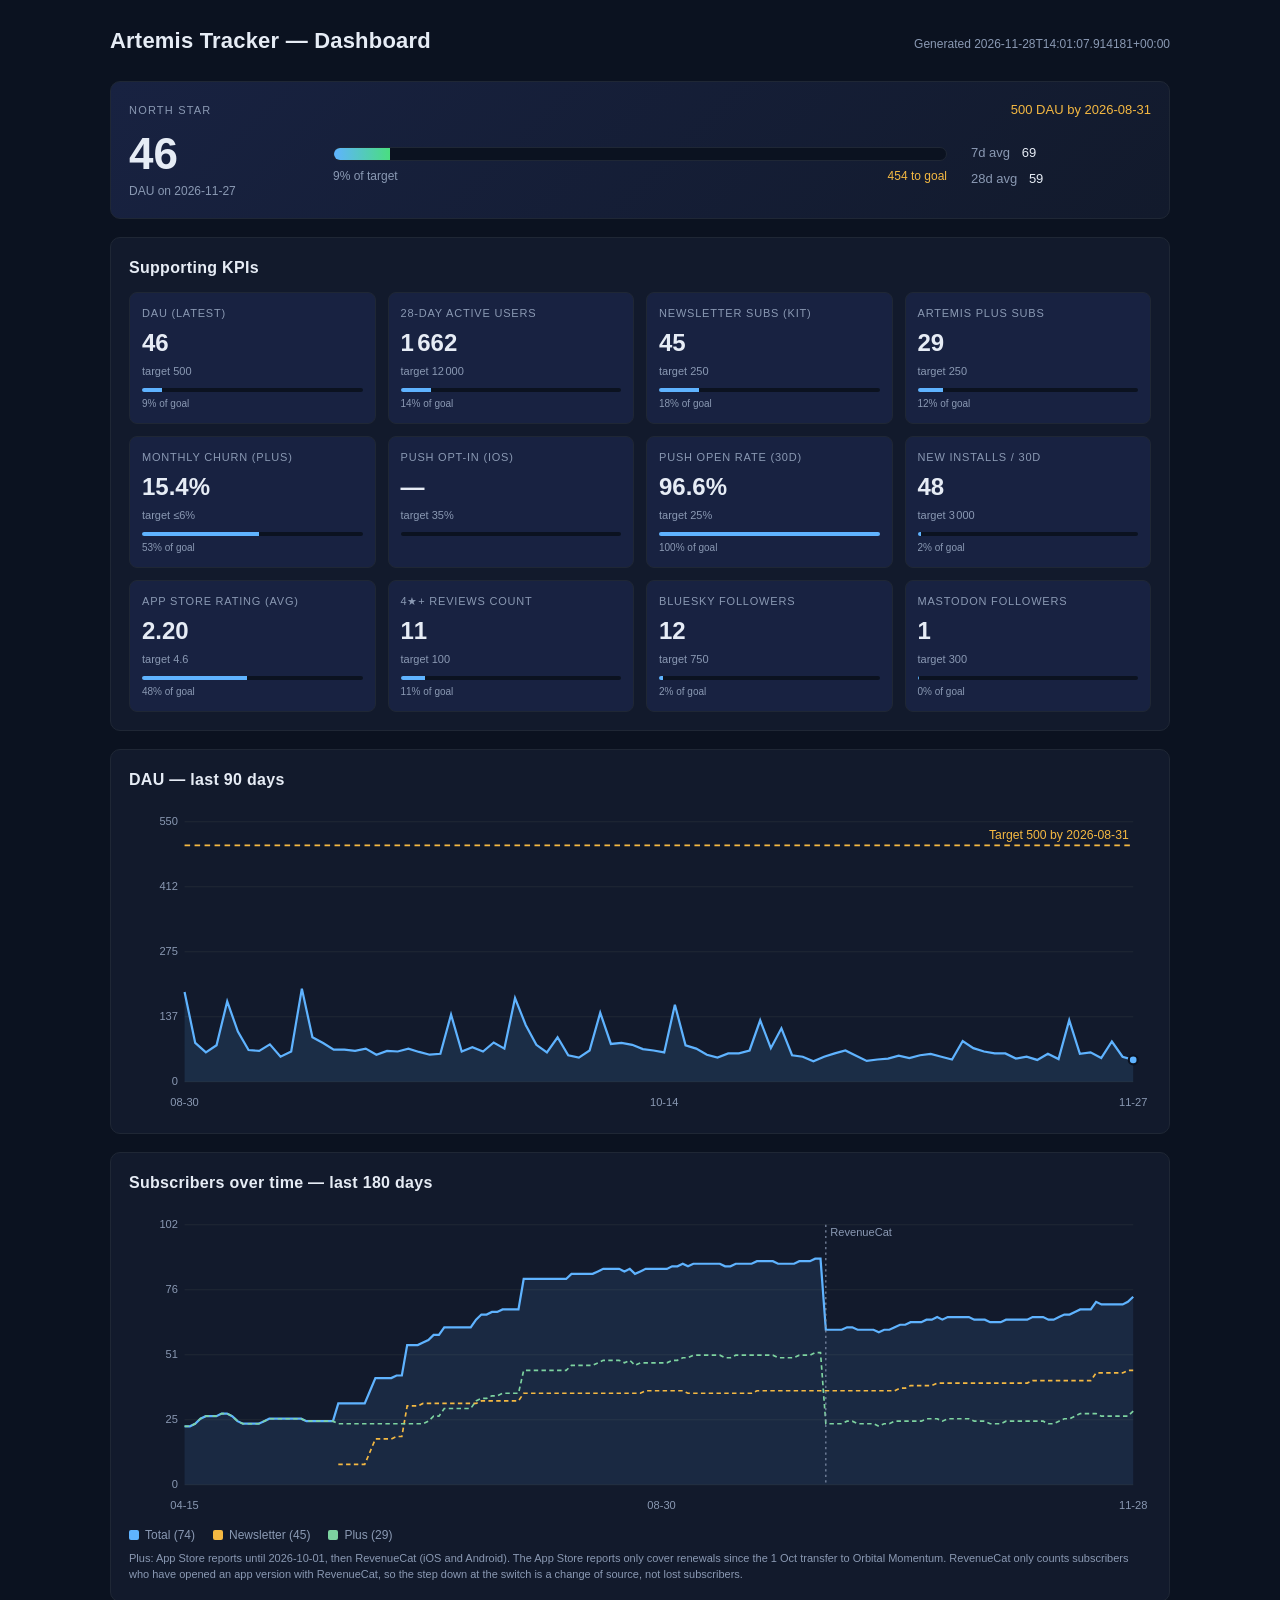
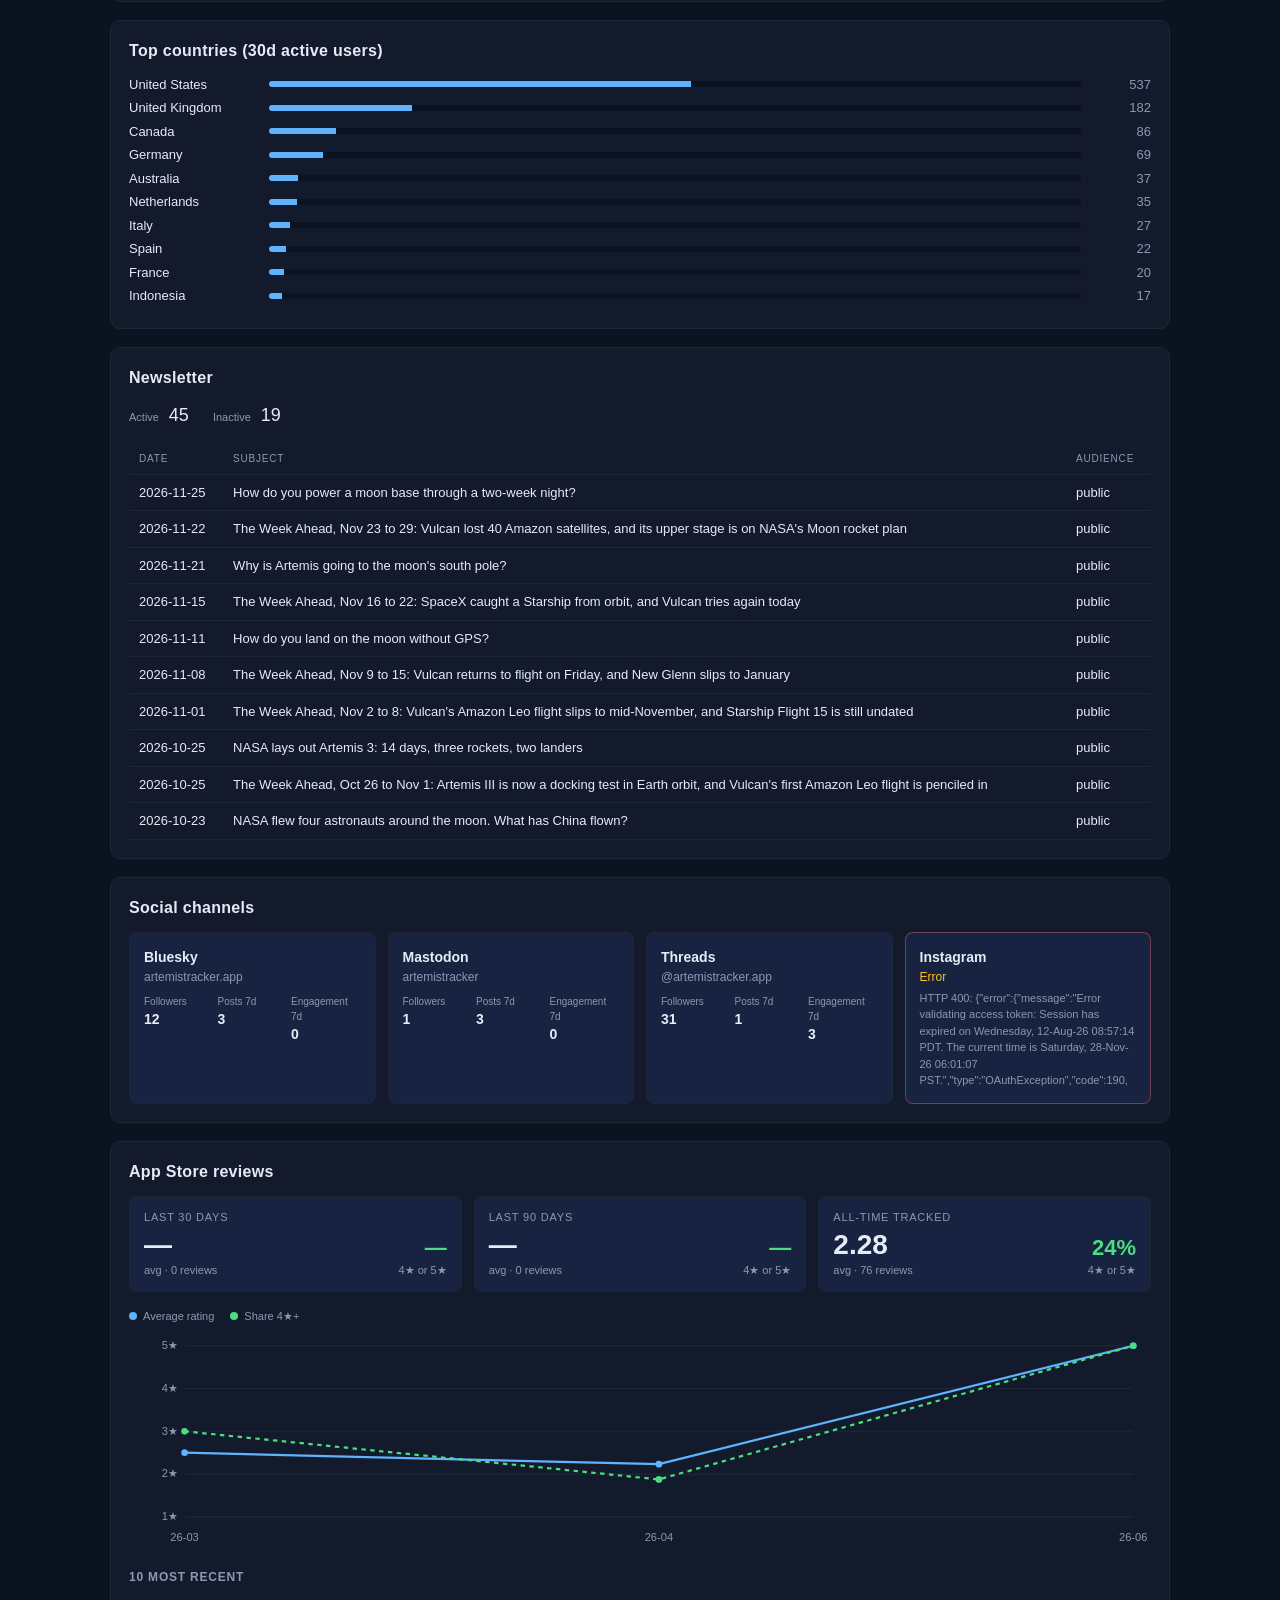
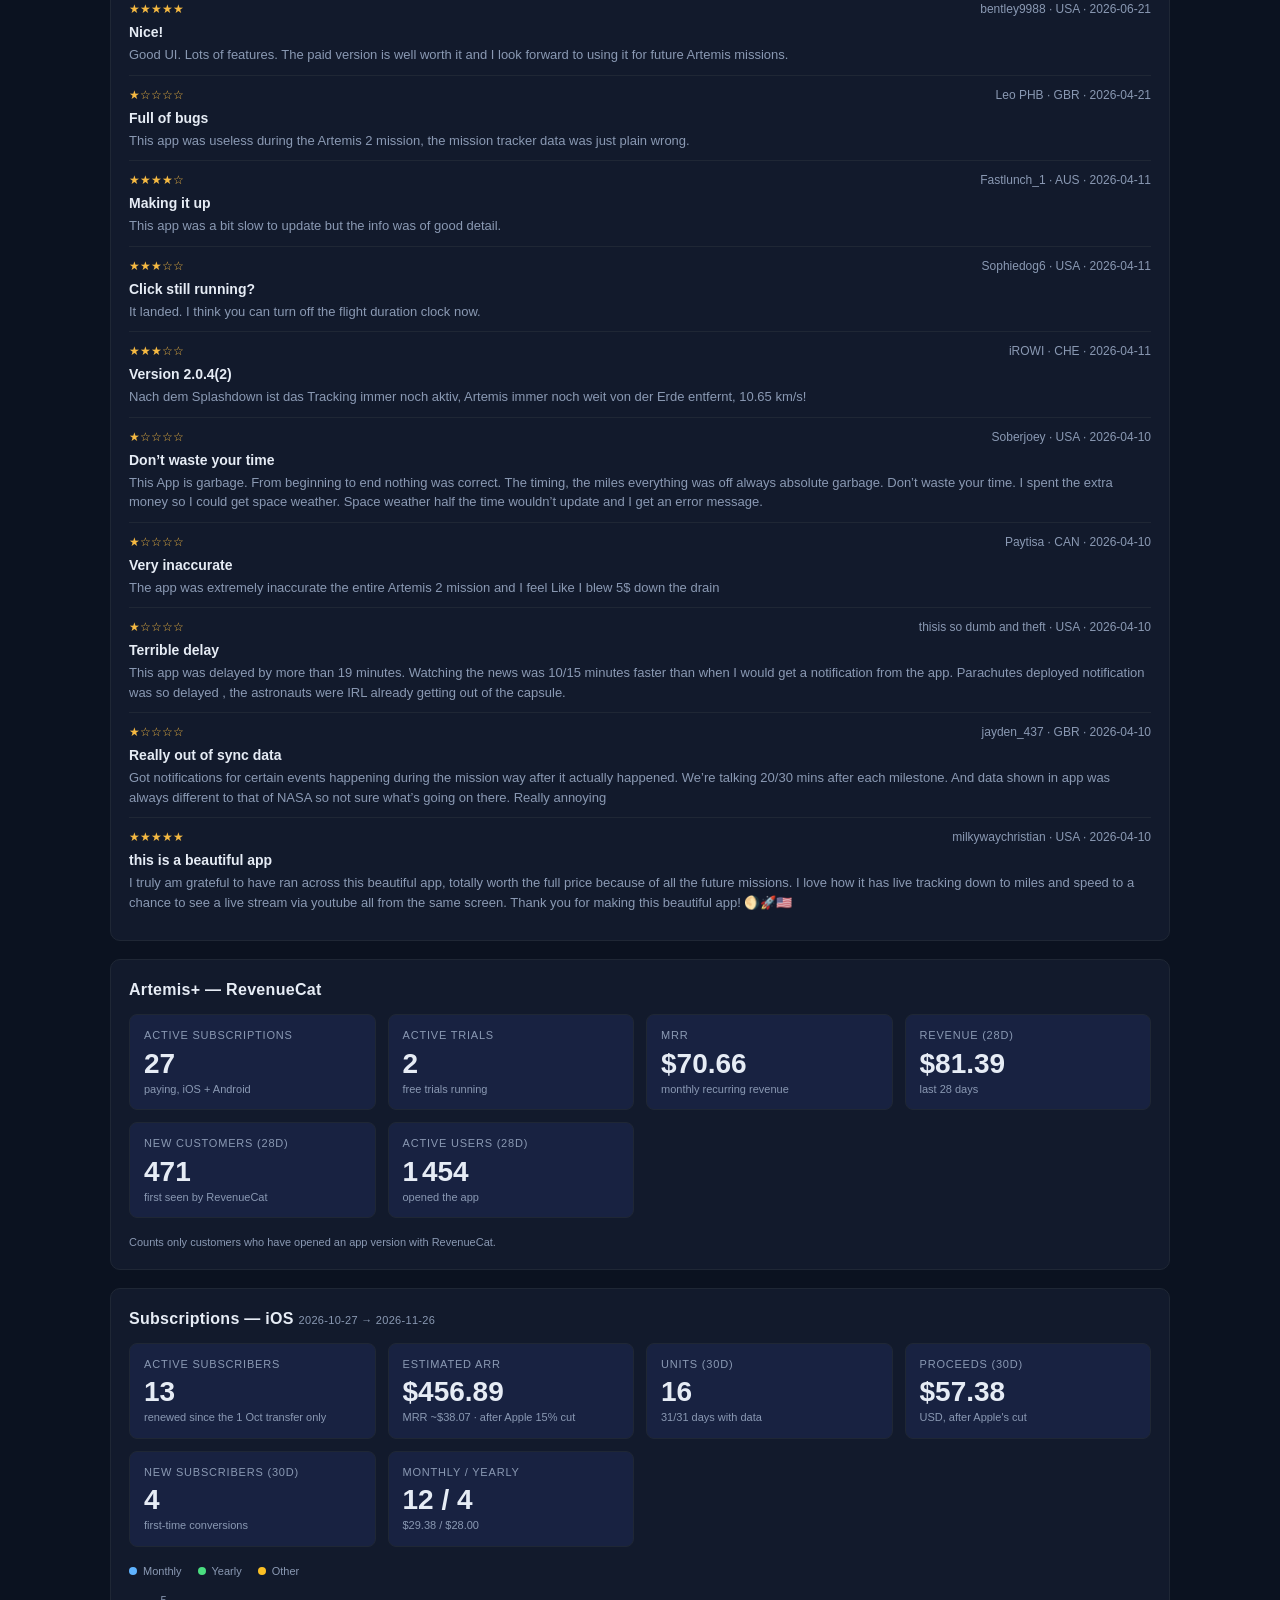
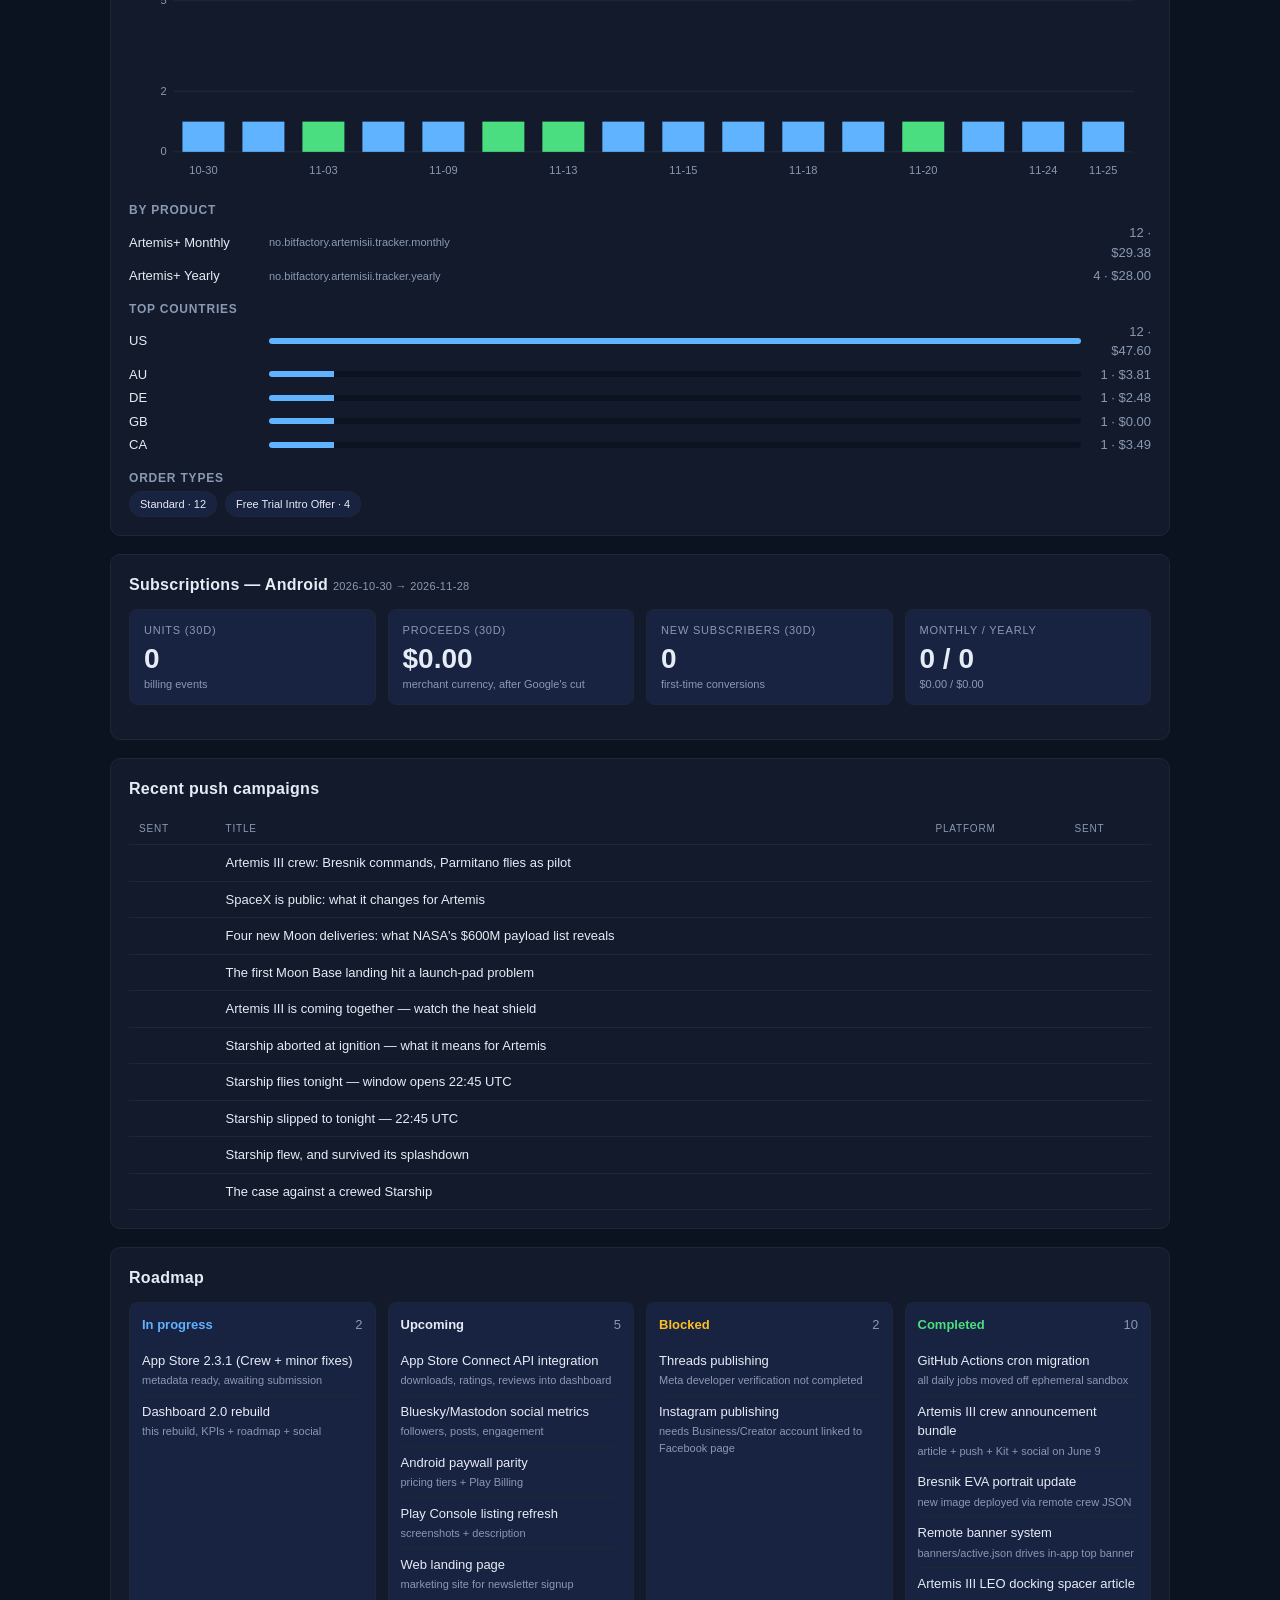
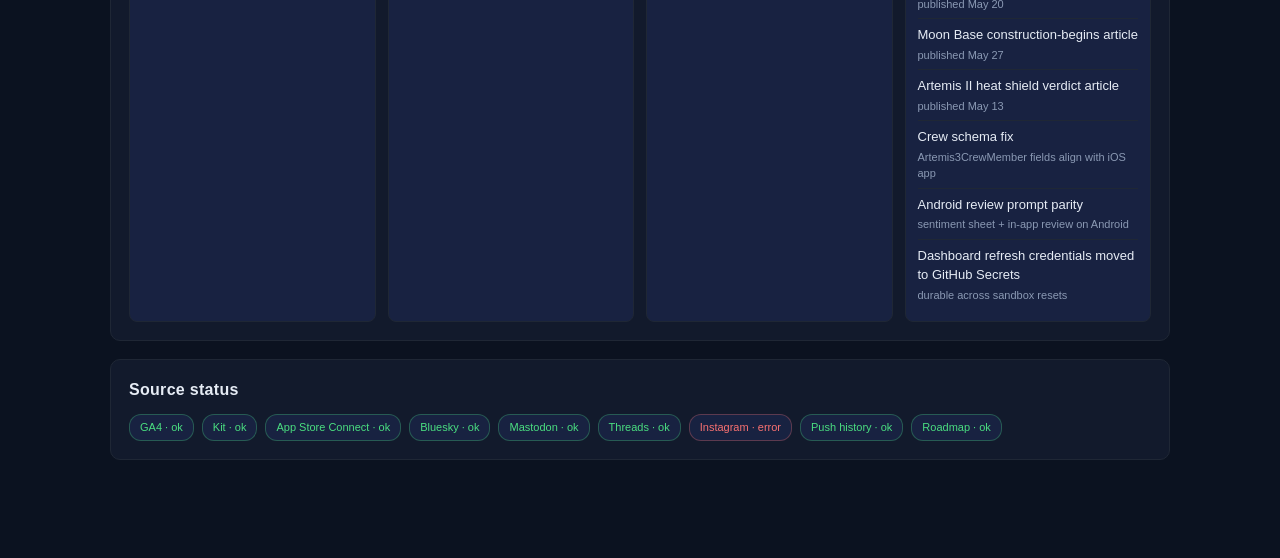
<file: dashboard/index.html>
<!doctype html>
<html lang='en'>
<head>
  <meta charset='utf-8'>
  <meta name='viewport' content='width=device-width, initial-scale=1'>
  <meta name='robots' content='noindex'>
  <title>Artemis Tracker — Dashboard</title>
  <style>
:root {
  --bg: #0b1220;
  --bg-card: #121a2c;
  --bg-card-2: #182241;
  --line: #1f2735;
  --text: #e6ecf5;
  --muted: #8a99b3;
  --accent: #5fb3ff;
  --accent-2: #f5b942;
  --ok: #4ade80;
  --warn: #fbbf24;
  --err: #f87171;
  --skipped: #6b7280;
}
* { box-sizing: border-box; }
html, body { background: var(--bg); color: var(--text); margin: 0; padding: 0;
  font-family: -apple-system, BlinkMacSystemFont, "Segoe UI", Roboto, "Helvetica Neue", Arial, sans-serif;
  font-size: 14px; line-height: 1.5; }
a { color: var(--accent); text-decoration: none; }
main { max-width: 1100px; margin: 0 auto; padding: 24px 20px 80px; }
header.page { display: flex; justify-content: space-between; align-items: baseline; margin-bottom: 24px; }
header.page h1 { font-size: 22px; margin: 0; letter-spacing: 0.2px; }
header.page .gen { color: var(--muted); font-size: 12px; }
h2 { font-size: 16px; letter-spacing: 0.3px; margin: 0 0 12px; color: var(--text); }
section { background: var(--bg-card); border: 1px solid var(--line); border-radius: 10px;
  padding: 18px; margin-bottom: 18px; }
.empty { color: var(--muted); font-style: normal; padding: 6px 0; }
.empty.err { color: var(--err); }

/* North Star */
.north-star { background: linear-gradient(135deg, #182241 0%, #121a2c 100%); }
.ns-head { display:flex; justify-content: space-between; align-items: baseline; margin-bottom: 12px; }
.ns-label { color: var(--muted); text-transform: uppercase; letter-spacing: 1.2px; font-size: 11px; }
.ns-target { color: var(--accent-2); font-size: 13px; }
.ns-row { display: grid; grid-template-columns: 180px 1fr 180px; gap: 24px; align-items: center; }
.ns-current .ns-value { font-size: 44px; font-weight: 600; line-height: 1; color: var(--text); }
.ns-current .ns-sub { color: var(--muted); font-size: 12px; margin-top: 6px; }
.ns-bar { position: relative; height: 14px; background: #0b1220; border: 1px solid var(--line); border-radius: 8px; overflow: hidden; }
.ns-bar-fill { height: 100%; background: linear-gradient(90deg, #5fb3ff, #4ade80); }
.ns-progress-meta { display: flex; justify-content: space-between; color: var(--muted); font-size: 12px; margin-top: 6px; }
.ns-gap { color: var(--accent-2); }
.ns-gap.ok { color: var(--ok); }
.ns-aux { display: flex; flex-direction: column; gap: 6px; font-size: 13px; }
.ns-aux .lbl { color: var(--muted); margin-right: 8px; }
.ns-aux .val { color: var(--text); font-weight: 500; }

/* KPI grid */
.kpi-grid { display: grid; grid-template-columns: repeat(auto-fill, minmax(200px, 1fr)); gap: 12px; }
.kpi { background: var(--bg-card-2); border: 1px solid var(--line); border-radius: 8px; padding: 12px; }
.kpi-label { color: var(--muted); font-size: 11px; text-transform: uppercase; letter-spacing: 0.8px; }
.kpi-value { font-size: 24px; font-weight: 600; margin-top: 4px; }
.kpi-target { color: var(--muted); font-size: 11px; margin-top: 2px; }
.kpi-bar { height: 4px; background: #0b1220; border-radius: 4px; margin-top: 8px; overflow: hidden; }
.kpi-bar-fill { height: 100%; background: var(--accent); }
.kpi-pct { color: var(--muted); font-size: 10px; margin-top: 4px; }

/* Chart */
.chart-section svg { width: 100%; height: auto; display: block; }

/* Tables */
.tbl { width: 100%; border-collapse: collapse; font-size: 13px; }
.tbl th, .tbl td { padding: 8px 10px; border-bottom: 1px solid var(--line); text-align: left; }
.tbl th { color: var(--muted); font-weight: 500; text-transform: uppercase; font-size: 10px; letter-spacing: 0.8px; }

.kit-stats { display: flex; gap: 24px; margin-bottom: 14px; }
.kit-stats .lbl { color: var(--muted); font-size: 11px; }
.kit-stats .val { font-size: 18px; margin-left: 6px; }

/* Socials */
.social-grid { display: grid; grid-template-columns: repeat(auto-fit, minmax(220px, 1fr)); gap: 12px; }
.social-card { background: var(--bg-card-2); border: 1px solid var(--line); border-radius: 8px; padding: 14px; }
.social-card.blocked, .social-card.skipped { opacity: 0.6; }
.social-card.err { border-color: rgba(248, 113, 113, 0.4); }
.social-name { font-weight: 600; }
.social-handle { color: var(--muted); font-size: 12px; margin-bottom: 8px; }
.social-blocked { color: var(--warn); font-size: 12px; }
.social-reason { color: var(--muted); font-size: 11px; margin-top: 4px; }
.social-stats { display: grid; grid-template-columns: 1fr 1fr 1fr; gap: 4px; margin-top: 8px; }
.social-stats .lbl { color: var(--muted); font-size: 10px; display: block; }
.social-stats .val { font-weight: 600; }

/* App Store */
.asc-stat-grid { display: grid; grid-template-columns: repeat(auto-fit, minmax(220px, 1fr)); gap: 12px; margin-bottom: 16px; }
.asc-stat-card { background: var(--bg-card-2); border: 1px solid var(--line); border-radius: 8px; padding: 12px 14px; }
.asc-stat-label { color: var(--muted); font-size: 11px; text-transform: uppercase; letter-spacing: 0.8px; margin-bottom: 6px; }
.asc-stat-row { display: flex; justify-content: space-between; align-items: flex-end; }
.asc-stat-val { font-size: 28px; font-weight: 600; line-height: 1; }
.asc-stat-share { font-size: 22px; font-weight: 600; color: var(--ok); line-height: 1; }
.asc-stat-sub { color: var(--muted); font-size: 11px; margin-top: 3px; }
.asc-stat-side { text-align: right; }
.asc-new-badge { background: var(--accent); color: #0b1220; border-radius: 10px; padding: 2px 10px; font-size: 11px; font-weight: 600; margin-left: 8px; vertical-align: middle; }
.asc-trend { margin: 12px 0 18px; }
.asc-trend-head { display: flex; gap: 16px; color: var(--muted); font-size: 11px; margin-bottom: 4px; }
.asc-legend { display: inline-flex; align-items: center; gap: 6px; }
.legend-dot { width: 8px; height: 8px; border-radius: 50%; display: inline-block; }
.asc-trend svg { width: 100%; height: auto; display: block; }
.asc-recent-h { font-size: 12px; color: var(--muted); text-transform: uppercase; letter-spacing: 0.8px; margin: 14px 0 4px; }
.review { padding: 10px 0; border-bottom: 1px solid var(--line); }
.review:last-child { border-bottom: none; }
.review-head { display: flex; justify-content: space-between; font-size: 12px; }
.review-stars { color: var(--accent-2); }
.review-meta { color: var(--muted); }
.review-title { font-weight: 600; margin-top: 4px; }
.review-body { color: var(--muted); font-size: 13px; margin-top: 2px; }

/* Roadmap */
.roadmap-grid { display: grid; grid-template-columns: repeat(auto-fit, minmax(220px, 1fr)); gap: 12px; }
.rm-col { background: var(--bg-card-2); border: 1px solid var(--line); border-radius: 8px; padding: 12px; }
.rm-col h3 { margin: 0 0 10px; font-size: 13px; display: flex; justify-content: space-between; }
.rm-count { color: var(--muted); font-weight: normal; }
.rm-col ul { margin: 0; padding: 0; list-style: none; }
.rm-col li { padding: 6px 0; border-bottom: 1px solid var(--line); font-size: 13px; }
.rm-col li:last-child { border-bottom: none; }
.rm-title { display: block; }
.rm-note { display: block; color: var(--muted); font-size: 11px; margin-top: 2px; }
.rm-in_progress h3 { color: var(--accent); }
.rm-upcoming h3 { color: var(--text); }
.rm-blocked h3 { color: var(--warn); }
.rm-completed h3 { color: var(--ok); }

/* Countries */
.ctry-row { display: grid; grid-template-columns: 130px 1fr 60px; align-items: center; gap: 10px; margin-bottom: 4px; font-size: 13px; }
.ctry-bar { height: 6px; background: #0b1220; border-radius: 4px; overflow: hidden; }
.ctry-fill { height: 100%; background: var(--accent); }
.ctry-val { text-align: right; color: var(--muted); }

/* Health chips */
.chips { display: flex; flex-wrap: wrap; gap: 8px; }
.chip { font-size: 11px; padding: 4px 10px; border-radius: 12px; border: 1px solid var(--line); background: var(--bg-card-2); }
.chip-ok { color: var(--ok); border-color: rgba(74, 222, 128, 0.3); }
.chip-error { color: var(--err); border-color: rgba(248, 113, 113, 0.3); }
.chip-blocked { color: var(--warn); border-color: rgba(251, 191, 36, 0.3); }
.chip-skipped { color: var(--skipped); }
</style>
</head>
<body>
<main>
  <header class='page'>
    <h1>Artemis Tracker — Dashboard</h1>
    <div class='gen'>Generated 2026-11-28T14:01:07.914181+00:00</div>
  </header>

  
<section class='north-star'>
  <div class='ns-head'>
    <div class='ns-label'>North Star</div>
    <div class='ns-target'>500 DAU by 2026-08-31</div>
  </div>
  <div class='ns-row'>
    <div class='ns-current'>
      <div class='ns-value'>46</div>
      <div class='ns-sub'>DAU on 2026-11-27</div>
    </div>
    <div class='ns-progress-wrap'>
      <div class='ns-bar'>
        <div class='ns-bar-fill' style='width:9.2%'></div>
        <div class='ns-bar-target' title='Target 500'></div>
      </div>
      <div class='ns-progress-meta'>
        <span>9% of target</span>
        <span class='ns-gap'>454 to goal</span>
      </div>
    </div>
    <div class='ns-aux'>
      <div><span class='lbl'>7d avg</span> <span class='val'>69</span></div>
      <div><span class='lbl'>28d avg</span> <span class='val'>59</span></div>
    </div>
  </div>
</section>
  
<section class='kpis'>
  <h2>Supporting KPIs</h2>
  <div class='kpi-grid'>
    
  <div class='kpi'>
    <div class='kpi-label'>DAU (latest)</div>
    <div class='kpi-value'>46</div>
    <div class='kpi-target'>target 500</div>
    <div class='kpi-bar'><div class='kpi-bar-fill' style='width:9.2%'></div></div>
    <div class='kpi-pct'>9% of goal</div>
  </div>
  <div class='kpi'>
    <div class='kpi-label'>28-day active users</div>
    <div class='kpi-value'>1 662</div>
    <div class='kpi-target'>target 12 000</div>
    <div class='kpi-bar'><div class='kpi-bar-fill' style='width:13.8%'></div></div>
    <div class='kpi-pct'>14% of goal</div>
  </div>
  <div class='kpi'>
    <div class='kpi-label'>Newsletter subs (Kit)</div>
    <div class='kpi-value'>45</div>
    <div class='kpi-target'>target 250</div>
    <div class='kpi-bar'><div class='kpi-bar-fill' style='width:18.0%'></div></div>
    <div class='kpi-pct'>18% of goal</div>
  </div>
  <div class='kpi'>
    <div class='kpi-label'>Artemis Plus subs</div>
    <div class='kpi-value'>29</div>
    <div class='kpi-target'>target 250</div>
    <div class='kpi-bar'><div class='kpi-bar-fill' style='width:11.6%'></div></div>
    <div class='kpi-pct'>12% of goal</div>
  </div>
  <div class='kpi'>
    <div class='kpi-label'>Monthly churn (Plus)</div>
    <div class='kpi-value'>15.4%</div>
    <div class='kpi-target'>target ≤6%</div>
    <div class='kpi-bar'><div class='kpi-bar-fill' style='width:53.1%'></div></div>
    <div class='kpi-pct'>53% of goal</div>
  </div>
  <div class='kpi'>
    <div class='kpi-label'>Push opt-in (iOS)</div>
    <div class='kpi-value'>—</div>
    <div class='kpi-target'>target 35%</div>
    <div class='kpi-bar'><div class='kpi-bar-fill' style='width:0%'></div></div>
    <div class='kpi-pct'></div>
  </div>
  <div class='kpi'>
    <div class='kpi-label'>Push open rate (30d)</div>
    <div class='kpi-value'>96.6%</div>
    <div class='kpi-target'>target 25%</div>
    <div class='kpi-bar'><div class='kpi-bar-fill' style='width:100.0%'></div></div>
    <div class='kpi-pct'>100% of goal</div>
  </div>
  <div class='kpi'>
    <div class='kpi-label'>New installs / 30d</div>
    <div class='kpi-value'>48</div>
    <div class='kpi-target'>target 3 000</div>
    <div class='kpi-bar'><div class='kpi-bar-fill' style='width:1.6%'></div></div>
    <div class='kpi-pct'>2% of goal</div>
  </div>
  <div class='kpi'>
    <div class='kpi-label'>App Store rating (avg)</div>
    <div class='kpi-value'>2.20</div>
    <div class='kpi-target'>target 4.6</div>
    <div class='kpi-bar'><div class='kpi-bar-fill' style='width:47.8%'></div></div>
    <div class='kpi-pct'>48% of goal</div>
  </div>
  <div class='kpi'>
    <div class='kpi-label'>4★+ reviews count</div>
    <div class='kpi-value'>11</div>
    <div class='kpi-target'>target 100</div>
    <div class='kpi-bar'><div class='kpi-bar-fill' style='width:11.0%'></div></div>
    <div class='kpi-pct'>11% of goal</div>
  </div>
  <div class='kpi'>
    <div class='kpi-label'>Bluesky followers</div>
    <div class='kpi-value'>12</div>
    <div class='kpi-target'>target 750</div>
    <div class='kpi-bar'><div class='kpi-bar-fill' style='width:1.6%'></div></div>
    <div class='kpi-pct'>2% of goal</div>
  </div>
  <div class='kpi'>
    <div class='kpi-label'>Mastodon followers</div>
    <div class='kpi-value'>1</div>
    <div class='kpi-target'>target 300</div>
    <div class='kpi-bar'><div class='kpi-bar-fill' style='width:0.3%'></div></div>
    <div class='kpi-pct'>0% of goal</div>
  </div>
  </div>
</section>
  
<section class='chart-section'>
  <h2>DAU — last 90 days</h2>
  <svg viewBox='0 0 920 280' xmlns='http://www.w3.org/2000/svg' role='img' aria-label='Daily active users chart'>
    <line x1='50' y1='250.0' x2='904' y2='250.0' stroke='#1f2735' stroke-width='1'/><text x='44' y='253.0' fill='#8a99b3' font-size='10' text-anchor='end'>0</text><line x1='50' y1='191.5' x2='904' y2='191.5' stroke='#1f2735' stroke-width='1'/><text x='44' y='194.5' fill='#8a99b3' font-size='10' text-anchor='end'>137</text><line x1='50' y1='133.0' x2='904' y2='133.0' stroke='#1f2735' stroke-width='1'/><text x='44' y='136.0' fill='#8a99b3' font-size='10' text-anchor='end'>275</text><line x1='50' y1='74.5' x2='904' y2='74.5' stroke='#1f2735' stroke-width='1'/><text x='44' y='77.5' fill='#8a99b3' font-size='10' text-anchor='end'>412</text><line x1='50' y1='16.0' x2='904' y2='16.0' stroke='#1f2735' stroke-width='1'/><text x='44' y='19.0' fill='#8a99b3' font-size='10' text-anchor='end'>550</text>
    <polygon points='50.0,250.0 50.0,169.2 59.6,215.1 69.2,223.6 78.8,217.2 88.4,177.7 98.0,204.9 107.6,221.5 117.2,222.3 126.8,216.4 136.4,227.5 146.0,222.8 155.6,166.2 165.1,210.0 174.7,215.1 184.3,221.1 193.9,221.1 203.5,222.3 213.1,220.2 222.7,225.7 232.3,222.3 241.9,222.8 251.5,220.2 261.1,223.2 270.7,225.7 280.3,224.9 289.9,189.6 299.5,222.8 309.1,218.9 318.7,222.8 328.3,214.7 337.9,220.2 347.5,174.7 357.1,198.9 366.7,216.8 376.2,223.6 385.8,210.0 395.4,226.2 405.0,228.3 414.6,221.9 424.2,187.9 433.8,216.0 443.4,215.1 453.0,216.8 462.6,220.6 472.2,221.9 481.8,223.6 491.4,180.7 501.0,217.2 510.6,220.2 520.2,225.7 529.8,228.3 539.4,224.5 549.0,224.5 558.6,221.9 568.2,194.7 577.8,219.8 587.3,201.9 596.9,226.2 606.5,227.5 616.1,231.7 625.7,227.5 635.3,224.5 644.9,221.9 654.5,226.6 664.1,231.3 673.7,230.0 683.3,229.2 692.9,226.6 702.5,228.7 712.1,226.2 721.7,224.9 731.3,227.5 740.9,230.0 750.5,213.4 760.1,219.8 769.7,222.8 779.3,224.5 788.9,224.5 798.4,229.2 808.0,227.5 817.6,230.4 827.2,224.9 836.8,229.6 846.4,194.7 856.0,224.9 865.6,223.6 875.2,228.7 884.8,213.8 894.4,227.5 904.0,230.4 904.0,250.0' fill='rgba(95,179,255,0.12)' />
    <polyline points='50.0,169.2 59.6,215.1 69.2,223.6 78.8,217.2 88.4,177.7 98.0,204.9 107.6,221.5 117.2,222.3 126.8,216.4 136.4,227.5 146.0,222.8 155.6,166.2 165.1,210.0 174.7,215.1 184.3,221.1 193.9,221.1 203.5,222.3 213.1,220.2 222.7,225.7 232.3,222.3 241.9,222.8 251.5,220.2 261.1,223.2 270.7,225.7 280.3,224.9 289.9,189.6 299.5,222.8 309.1,218.9 318.7,222.8 328.3,214.7 337.9,220.2 347.5,174.7 357.1,198.9 366.7,216.8 376.2,223.6 385.8,210.0 395.4,226.2 405.0,228.3 414.6,221.9 424.2,187.9 433.8,216.0 443.4,215.1 453.0,216.8 462.6,220.6 472.2,221.9 481.8,223.6 491.4,180.7 501.0,217.2 510.6,220.2 520.2,225.7 529.8,228.3 539.4,224.5 549.0,224.5 558.6,221.9 568.2,194.7 577.8,219.8 587.3,201.9 596.9,226.2 606.5,227.5 616.1,231.7 625.7,227.5 635.3,224.5 644.9,221.9 654.5,226.6 664.1,231.3 673.7,230.0 683.3,229.2 692.9,226.6 702.5,228.7 712.1,226.2 721.7,224.9 731.3,227.5 740.9,230.0 750.5,213.4 760.1,219.8 769.7,222.8 779.3,224.5 788.9,224.5 798.4,229.2 808.0,227.5 817.6,230.4 827.2,224.9 836.8,229.6 846.4,194.7 856.0,224.9 865.6,223.6 875.2,228.7 884.8,213.8 894.4,227.5 904.0,230.4' fill='none' stroke='#5fb3ff' stroke-width='2'/>
    <line x1='50' y1='37.3' x2='904' y2='37.3' stroke='#f5b942' stroke-width='1.5' stroke-dasharray='5,4' />
    <text x='900' y='31.3' fill='#f5b942' font-size='11' text-anchor='end'>Target 500 by 2026-08-31</text>
    <circle cx='904.0' cy='230.4' r='4' fill='#5fb3ff' stroke='#0b1220' stroke-width='2'/>
    <text x='50.0' y='272' fill='#8a99b3' font-size='10' text-anchor='middle'>08-30</text><text x='481.8' y='272' fill='#8a99b3' font-size='10' text-anchor='middle'>10-14</text><text x='904.0' y='272' fill='#8a99b3' font-size='10' text-anchor='middle'>11-27</text>
  </svg>
</section>
  
<section class='chart-section'>
  <h2>Subscribers over time — last 180 days</h2>
  <svg viewBox='0 0 920 280' xmlns='http://www.w3.org/2000/svg' role='img' aria-label='Accumulated subscribers chart'>
    <line x1='50' y1='250.0' x2='904' y2='250.0' stroke='#1f2735' stroke-width='1'/><text x='44' y='253.0' fill='#8a99b3' font-size='10' text-anchor='end'>0</text><line x1='50' y1='191.5' x2='904' y2='191.5' stroke='#1f2735' stroke-width='1'/><text x='44' y='194.5' fill='#8a99b3' font-size='10' text-anchor='end'>25</text><line x1='50' y1='133.0' x2='904' y2='133.0' stroke='#1f2735' stroke-width='1'/><text x='44' y='136.0' fill='#8a99b3' font-size='10' text-anchor='end'>51</text><line x1='50' y1='74.5' x2='904' y2='74.5' stroke='#1f2735' stroke-width='1'/><text x='44' y='77.5' fill='#8a99b3' font-size='10' text-anchor='end'>76</text><line x1='50' y1='16.0' x2='904' y2='16.0' stroke='#1f2735' stroke-width='1'/><text x='44' y='19.0' fill='#8a99b3' font-size='10' text-anchor='end'>102</text>
    <polygon points='50.0,250.0 50.0,197.4 54.8,197.4 59.5,195.1 64.3,190.6 69.1,188.3 73.9,188.3 78.6,188.3 83.4,186.0 88.2,186.0 92.9,188.3 97.7,192.8 102.5,195.1 107.3,195.1 112.0,195.1 116.8,195.1 121.6,192.8 126.3,190.6 131.1,190.6 135.9,190.6 140.6,190.6 145.4,190.6 150.2,190.6 155.0,190.6 159.7,192.8 164.5,192.8 169.3,192.8 174.0,192.8 178.8,192.8 183.6,192.8 188.4,176.8 193.1,176.8 197.9,176.8 202.7,176.8 207.4,176.8 212.2,176.8 217.0,165.4 221.8,154.0 226.5,154.0 231.3,154.0 236.1,154.0 240.8,151.7 245.6,151.7 250.4,124.3 255.2,124.3 259.9,124.3 264.7,122.0 269.5,119.7 274.2,115.1 279.0,115.1 283.8,108.3 288.5,108.3 293.3,108.3 298.1,108.3 302.9,108.3 307.6,108.3 312.4,101.4 317.2,96.8 321.9,96.8 326.7,94.5 331.5,94.5 336.3,92.2 341.0,92.2 345.8,92.2 350.6,92.2 355.3,64.8 360.1,64.8 364.9,64.8 369.7,64.8 374.4,64.8 379.2,64.8 384.0,64.8 388.7,64.8 393.5,64.8 398.3,60.2 403.1,60.2 407.8,60.2 412.6,60.2 417.4,60.2 422.1,58.0 426.9,55.7 431.7,55.7 436.4,55.7 441.2,55.7 446.0,58.0 450.8,55.7 455.5,60.2 460.3,58.0 465.1,55.7 469.8,55.7 474.6,55.7 479.4,55.7 484.2,55.7 488.9,53.4 493.7,53.4 498.5,51.1 503.2,53.4 508.0,51.1 512.8,51.1 517.6,51.1 522.3,51.1 527.1,51.1 531.9,51.1 536.6,53.4 541.4,53.4 546.2,51.1 550.9,51.1 555.7,51.1 560.5,51.1 565.3,48.8 570.0,48.8 574.8,48.8 579.6,48.8 584.3,51.1 589.1,51.1 593.9,51.1 598.7,51.1 603.4,48.8 608.2,48.8 613.0,48.8 617.7,46.5 622.5,46.5 627.3,110.5 632.1,110.5 636.8,110.5 641.6,110.5 646.4,108.3 651.1,108.3 655.9,110.5 660.7,110.5 665.5,110.5 670.2,110.5 675.0,112.8 679.8,110.5 684.5,110.5 689.3,108.3 694.1,106.0 698.8,106.0 703.6,103.7 708.4,103.7 713.2,103.7 717.9,101.4 722.7,101.4 727.5,99.1 732.2,101.4 737.0,99.1 741.8,99.1 746.6,99.1 751.3,99.1 756.1,99.1 760.9,101.4 765.6,101.4 770.4,101.4 775.2,103.7 780.0,103.7 784.7,103.7 789.5,101.4 794.3,101.4 799.0,101.4 803.8,101.4 808.6,101.4 813.4,99.1 818.1,99.1 822.9,99.1 827.7,101.4 832.4,101.4 837.2,99.1 842.0,96.8 846.7,96.8 851.5,94.5 856.3,92.2 861.1,92.2 865.8,92.2 870.6,85.4 875.4,87.7 880.1,87.7 884.9,87.7 889.7,87.7 894.5,87.7 899.2,85.4 904.0,80.8 904.0,250.0' fill='rgba(95,179,255,0.10)' />
    <polyline points='50.0,197.4 54.8,197.4 59.5,195.1 64.3,190.6 69.1,188.3 73.9,188.3 78.6,188.3 83.4,186.0 88.2,186.0 92.9,188.3 97.7,192.8 102.5,195.1 107.3,195.1 112.0,195.1 116.8,195.1 121.6,192.8 126.3,190.6 131.1,190.6 135.9,190.6 140.6,190.6 145.4,190.6 150.2,190.6 155.0,190.6 159.7,192.8 164.5,192.8 169.3,192.8 174.0,192.8 178.8,192.8 183.6,192.8 188.4,176.8 193.1,176.8 197.9,176.8 202.7,176.8 207.4,176.8 212.2,176.8 217.0,165.4 221.8,154.0 226.5,154.0 231.3,154.0 236.1,154.0 240.8,151.7 245.6,151.7 250.4,124.3 255.2,124.3 259.9,124.3 264.7,122.0 269.5,119.7 274.2,115.1 279.0,115.1 283.8,108.3 288.5,108.3 293.3,108.3 298.1,108.3 302.9,108.3 307.6,108.3 312.4,101.4 317.2,96.8 321.9,96.8 326.7,94.5 331.5,94.5 336.3,92.2 341.0,92.2 345.8,92.2 350.6,92.2 355.3,64.8 360.1,64.8 364.9,64.8 369.7,64.8 374.4,64.8 379.2,64.8 384.0,64.8 388.7,64.8 393.5,64.8 398.3,60.2 403.1,60.2 407.8,60.2 412.6,60.2 417.4,60.2 422.1,58.0 426.9,55.7 431.7,55.7 436.4,55.7 441.2,55.7 446.0,58.0 450.8,55.7 455.5,60.2 460.3,58.0 465.1,55.7 469.8,55.7 474.6,55.7 479.4,55.7 484.2,55.7 488.9,53.4 493.7,53.4 498.5,51.1 503.2,53.4 508.0,51.1 512.8,51.1 517.6,51.1 522.3,51.1 527.1,51.1 531.9,51.1 536.6,53.4 541.4,53.4 546.2,51.1 550.9,51.1 555.7,51.1 560.5,51.1 565.3,48.8 570.0,48.8 574.8,48.8 579.6,48.8 584.3,51.1 589.1,51.1 593.9,51.1 598.7,51.1 603.4,48.8 608.2,48.8 613.0,48.8 617.7,46.5 622.5,46.5 627.3,110.5 632.1,110.5 636.8,110.5 641.6,110.5 646.4,108.3 651.1,108.3 655.9,110.5 660.7,110.5 665.5,110.5 670.2,110.5 675.0,112.8 679.8,110.5 684.5,110.5 689.3,108.3 694.1,106.0 698.8,106.0 703.6,103.7 708.4,103.7 713.2,103.7 717.9,101.4 722.7,101.4 727.5,99.1 732.2,101.4 737.0,99.1 741.8,99.1 746.6,99.1 751.3,99.1 756.1,99.1 760.9,101.4 765.6,101.4 770.4,101.4 775.2,103.7 780.0,103.7 784.7,103.7 789.5,101.4 794.3,101.4 799.0,101.4 803.8,101.4 808.6,101.4 813.4,99.1 818.1,99.1 822.9,99.1 827.7,101.4 832.4,101.4 837.2,99.1 842.0,96.8 846.7,96.8 851.5,94.5 856.3,92.2 861.1,92.2 865.8,92.2 870.6,85.4 875.4,87.7 880.1,87.7 884.9,87.7 889.7,87.7 894.5,87.7 899.2,85.4 904.0,80.8' fill='none' stroke='#5fb3ff' stroke-width='2'/>
    <polyline points='188.4,231.7 193.1,231.7 197.9,231.7 202.7,231.7 207.4,231.7 212.2,231.7 217.0,220.3 221.8,208.8 226.5,208.8 231.3,208.8 236.1,208.8 240.8,206.6 245.6,206.6 250.4,179.1 255.2,179.1 259.9,179.1 264.7,176.8 269.5,176.8 274.2,176.8 279.0,176.8 283.8,176.8 288.5,176.8 293.3,176.8 298.1,176.8 302.9,176.8 307.6,176.8 312.4,176.8 317.2,174.6 321.9,174.6 326.7,174.6 331.5,174.6 336.3,174.6 341.0,174.6 345.8,174.6 350.6,174.6 355.3,167.7 360.1,167.7 364.9,167.7 369.7,167.7 374.4,167.7 379.2,167.7 384.0,167.7 388.7,167.7 393.5,167.7 398.3,167.7 403.1,167.7 407.8,167.7 412.6,167.7 417.4,167.7 422.1,167.7 426.9,167.7 431.7,167.7 436.4,167.7 441.2,167.7 446.0,167.7 450.8,167.7 455.5,167.7 460.3,167.7 465.1,165.4 469.8,165.4 474.6,165.4 479.4,165.4 484.2,165.4 488.9,165.4 493.7,165.4 498.5,165.4 503.2,167.7 508.0,167.7 512.8,167.7 517.6,167.7 522.3,167.7 527.1,167.7 531.9,167.7 536.6,167.7 541.4,167.7 546.2,167.7 550.9,167.7 555.7,167.7 560.5,167.7 565.3,165.4 570.0,165.4 574.8,165.4 579.6,165.4 584.3,165.4 589.1,165.4 593.9,165.4 598.7,165.4 603.4,165.4 608.2,165.4 613.0,165.4 617.7,165.4 622.5,165.4 627.3,165.4 632.1,165.4 636.8,165.4 641.6,165.4 646.4,165.4 651.1,165.4 655.9,165.4 660.7,165.4 665.5,165.4 670.2,165.4 675.0,165.4 679.8,165.4 684.5,165.4 689.3,165.4 694.1,163.1 698.8,163.1 703.6,160.8 708.4,160.8 713.2,160.8 717.9,160.8 722.7,160.8 727.5,158.5 732.2,158.5 737.0,158.5 741.8,158.5 746.6,158.5 751.3,158.5 756.1,158.5 760.9,158.5 765.6,158.5 770.4,158.5 775.2,158.5 780.0,158.5 784.7,158.5 789.5,158.5 794.3,158.5 799.0,158.5 803.8,158.5 808.6,158.5 813.4,156.3 818.1,156.3 822.9,156.3 827.7,156.3 832.4,156.3 837.2,156.3 842.0,156.3 846.7,156.3 851.5,156.3 856.3,156.3 861.1,156.3 865.8,156.3 870.6,149.4 875.4,149.4 880.1,149.4 884.9,149.4 889.7,149.4 894.5,149.4 899.2,147.1 904.0,147.1' fill='none' stroke='#f5b942' stroke-width='1.5' stroke-dasharray='4,3'/>
    <polyline points='50.0,197.4 54.8,197.4 59.5,195.1 64.3,190.6 69.1,188.3 73.9,188.3 78.6,188.3 83.4,186.0 88.2,186.0 92.9,188.3 97.7,192.8 102.5,195.1 107.3,195.1 112.0,195.1 116.8,195.1 121.6,192.8 126.3,190.6 131.1,190.6 135.9,190.6 140.6,190.6 145.4,190.6 150.2,190.6 155.0,190.6 159.7,192.8 164.5,192.8 169.3,192.8 174.0,192.8 178.8,192.8 183.6,192.8 188.4,195.1 193.1,195.1 197.9,195.1 202.7,195.1 207.4,195.1 212.2,195.1 217.0,195.1 221.8,195.1 226.5,195.1 231.3,195.1 236.1,195.1 240.8,195.1 245.6,195.1 250.4,195.1 255.2,195.1 259.9,195.1 264.7,195.1 269.5,192.8 274.2,188.3 279.0,188.3 283.8,181.4 288.5,181.4 293.3,181.4 298.1,181.4 302.9,181.4 307.6,181.4 312.4,174.6 317.2,172.3 321.9,172.3 326.7,170.0 331.5,170.0 336.3,167.7 341.0,167.7 345.8,167.7 350.6,167.7 355.3,147.1 360.1,147.1 364.9,147.1 369.7,147.1 374.4,147.1 379.2,147.1 384.0,147.1 388.7,147.1 393.5,147.1 398.3,142.5 403.1,142.5 407.8,142.5 412.6,142.5 417.4,142.5 422.1,140.3 426.9,138.0 431.7,138.0 436.4,138.0 441.2,138.0 446.0,140.3 450.8,138.0 455.5,142.5 460.3,140.3 465.1,140.3 469.8,140.3 474.6,140.3 479.4,140.3 484.2,140.3 488.9,138.0 493.7,138.0 498.5,135.7 503.2,135.7 508.0,133.4 512.8,133.4 517.6,133.4 522.3,133.4 527.1,133.4 531.9,133.4 536.6,135.7 541.4,135.7 546.2,133.4 550.9,133.4 555.7,133.4 560.5,133.4 565.3,133.4 570.0,133.4 574.8,133.4 579.6,133.4 584.3,135.7 589.1,135.7 593.9,135.7 598.7,135.7 603.4,133.4 608.2,133.4 613.0,133.4 617.7,131.1 622.5,131.1 627.3,195.1 632.1,195.1 636.8,195.1 641.6,195.1 646.4,192.8 651.1,192.8 655.9,195.1 660.7,195.1 665.5,195.1 670.2,195.1 675.0,197.4 679.8,195.1 684.5,195.1 689.3,192.8 694.1,192.8 698.8,192.8 703.6,192.8 708.4,192.8 713.2,192.8 717.9,190.6 722.7,190.6 727.5,190.6 732.2,192.8 737.0,190.6 741.8,190.6 746.6,190.6 751.3,190.6 756.1,190.6 760.9,192.8 765.6,192.8 770.4,192.8 775.2,195.1 780.0,195.1 784.7,195.1 789.5,192.8 794.3,192.8 799.0,192.8 803.8,192.8 808.6,192.8 813.4,192.8 818.1,192.8 822.9,192.8 827.7,195.1 832.4,195.1 837.2,192.8 842.0,190.6 846.7,190.6 851.5,188.3 856.3,186.0 861.1,186.0 865.8,186.0 870.6,186.0 875.4,188.3 880.1,188.3 884.9,188.3 889.7,188.3 894.5,188.3 899.2,188.3 904.0,183.7' fill='none' stroke='#7dd3a0' stroke-width='1.5' stroke-dasharray='4,3'/>
    <line x1='627.3' y1='16' x2='627.3' y2='250' stroke='#8a99b3' stroke-width='1' stroke-dasharray='2,3'/><text x='631.3' y='26' fill='#8a99b3' font-size='10'>RevenueCat</text>
    <text x='50.0' y='272' fill='#8a99b3' font-size='10' text-anchor='middle'>04-15</text><text x='479.4' y='272' fill='#8a99b3' font-size='10' text-anchor='middle'>08-30</text><text x='904.0' y='272' fill='#8a99b3' font-size='10' text-anchor='middle'>11-28</text>
  </svg>
  <div class='legend' style='display:flex;gap:18px;flex-wrap:wrap;font-size:12px;color:#8a99b3;margin-top:8px;'><span><span style='display:inline-block;width:10px;height:10px;background:#5fb3ff;border-radius:2px;vertical-align:middle;margin-right:6px;'></span>Total (74)</span><span><span style='display:inline-block;width:10px;height:10px;background:#f5b942;border-radius:2px;vertical-align:middle;margin-right:6px;'></span>Newsletter (45)</span><span><span style='display:inline-block;width:10px;height:10px;background:#7dd3a0;border-radius:2px;vertical-align:middle;margin-right:6px;'></span>Plus (29)</span></div>
  <div style='font-size:11px;color:#8a99b3;margin-top:6px;'>Plus: App Store reports until 2026-10-01, then RevenueCat (iOS and Android). The App Store reports only cover renewals since the 1 Oct transfer to Orbital Momentum. RevenueCat only counts subscribers who have opened an app version with RevenueCat, so the step down at the switch is a change of source, not lost subscribers.</div>
</section>
  
<section>
  <h2>Top countries (30d active users)</h2>
  <div class='ctry-list'><div class='ctry-row'><span class='ctry-name'>United States</span><div class='ctry-bar'><div class='ctry-fill' style='width:52.0%'></div></div><span class='ctry-val'>537</span></div><div class='ctry-row'><span class='ctry-name'>United Kingdom</span><div class='ctry-bar'><div class='ctry-fill' style='width:17.6%'></div></div><span class='ctry-val'>182</span></div><div class='ctry-row'><span class='ctry-name'>Canada</span><div class='ctry-bar'><div class='ctry-fill' style='width:8.3%'></div></div><span class='ctry-val'>86</span></div><div class='ctry-row'><span class='ctry-name'>Germany</span><div class='ctry-bar'><div class='ctry-fill' style='width:6.7%'></div></div><span class='ctry-val'>69</span></div><div class='ctry-row'><span class='ctry-name'>Australia</span><div class='ctry-bar'><div class='ctry-fill' style='width:3.6%'></div></div><span class='ctry-val'>37</span></div><div class='ctry-row'><span class='ctry-name'>Netherlands</span><div class='ctry-bar'><div class='ctry-fill' style='width:3.4%'></div></div><span class='ctry-val'>35</span></div><div class='ctry-row'><span class='ctry-name'>Italy</span><div class='ctry-bar'><div class='ctry-fill' style='width:2.6%'></div></div><span class='ctry-val'>27</span></div><div class='ctry-row'><span class='ctry-name'>Spain</span><div class='ctry-bar'><div class='ctry-fill' style='width:2.1%'></div></div><span class='ctry-val'>22</span></div><div class='ctry-row'><span class='ctry-name'>France</span><div class='ctry-bar'><div class='ctry-fill' style='width:1.9%'></div></div><span class='ctry-val'>20</span></div><div class='ctry-row'><span class='ctry-name'>Indonesia</span><div class='ctry-bar'><div class='ctry-fill' style='width:1.6%'></div></div><span class='ctry-val'>17</span></div></div>
</section>
  
<section>
  <h2>Newsletter</h2>
  <div class='kit-stats'>
    <div><span class='lbl'>Active</span> <span class='val'>45</span></div>
    <div><span class='lbl'>Inactive</span> <span class='val'>19</span></div>
  </div>
  <table class='tbl'><thead><tr><th>Date</th><th>Subject</th><th>Audience</th></tr></thead><tbody><tr><td>2026-11-25</td><td>How do you power a moon base through a two-week night?</td><td>public</td></tr><tr><td>2026-11-22</td><td>The Week Ahead, Nov 23 to 29: Vulcan lost 40 Amazon satellites, and its upper stage is on NASA&#x27;s Moon rocket plan</td><td>public</td></tr><tr><td>2026-11-21</td><td>Why is Artemis going to the moon&#x27;s south pole?</td><td>public</td></tr><tr><td>2026-11-15</td><td>The Week Ahead, Nov 16 to 22: SpaceX caught a Starship from orbit, and Vulcan tries again today</td><td>public</td></tr><tr><td>2026-11-11</td><td>How do you land on the moon without GPS?</td><td>public</td></tr><tr><td>2026-11-08</td><td>The Week Ahead, Nov 9 to 15: Vulcan returns to flight on Friday, and New Glenn slips to January</td><td>public</td></tr><tr><td>2026-11-01</td><td>The Week Ahead, Nov 2 to 8: Vulcan&#x27;s Amazon Leo flight slips to mid-November, and Starship Flight 15 is still undated</td><td>public</td></tr><tr><td>2026-10-25</td><td>NASA lays out Artemis 3: 14 days, three rockets, two landers</td><td>public</td></tr><tr><td>2026-10-25</td><td>The Week Ahead, Oct 26 to Nov 1: Artemis III is now a docking test in Earth orbit, and Vulcan&#x27;s first Amazon Leo flight is penciled in</td><td>public</td></tr><tr><td>2026-10-23</td><td>NASA flew four astronauts around the moon. What has China flown?</td><td>public</td></tr></tbody></table>
</section>
  
<section>
  <h2>Social channels</h2>
  <div class='social-grid'>
    
  <div class='social-card'>
    <div class='social-name'>Bluesky</div>
    <div class='social-handle'>artemistracker.app</div>
    <div class='social-stats'>
      <div><span class='lbl'>Followers</span> <span class='val'>12</span></div>
      <div><span class='lbl'>Posts 7d</span> <span class='val'>3</span></div>
      <div><span class='lbl'>Engagement 7d</span> <span class='val'>0</span></div>
    </div>
  </div>
    
  <div class='social-card'>
    <div class='social-name'>Mastodon</div>
    <div class='social-handle'>artemistracker</div>
    <div class='social-stats'>
      <div><span class='lbl'>Followers</span> <span class='val'>1</span></div>
      <div><span class='lbl'>Posts 7d</span> <span class='val'>3</span></div>
      <div><span class='lbl'>Engagement 7d</span> <span class='val'>0</span></div>
    </div>
  </div>
    
  <div class='social-card'>
    <div class='social-name'>Threads</div>
    <div class='social-handle'>@artemistracker.app</div>
    <div class='social-stats'>
      <div><span class='lbl'>Followers</span> <span class='val'>31</span></div>
      <div><span class='lbl'>Posts 7d</span> <span class='val'>1</span></div>
      <div><span class='lbl'>Engagement 7d</span> <span class='val'>3</span></div>
    </div>
  </div>
    
  <div class='social-card err'>
    <div class='social-name'>Instagram</div>
    <div class='social-blocked'>Error</div>
    <div class='social-reason'>HTTP 400: {&quot;error&quot;:{&quot;message&quot;:&quot;Error validating access token: Session has expired on Wednesday, 12-Aug-26 08:57:14 PDT. The current time is Saturday, 28-Nov-26 06:01:07 PST.&quot;,&quot;type&quot;:&quot;OAuthException&quot;,&quot;code&quot;:190,</div>
  </div>
  </div>
</section>
  
<section>
  <h2>App Store reviews </h2>
  <div class='asc-stat-grid'>
    
  <div class='asc-stat-card'>
    <div class='asc-stat-label'>Last 30 days</div>
    <div class='asc-stat-row'>
      <div class='asc-stat-main'>
        <div class='asc-stat-val'>—</div>
        <div class='asc-stat-sub'>avg · 0 reviews</div>
      </div>
      <div class='asc-stat-side'>
        <div class='asc-stat-share'>—</div>
        <div class='asc-stat-sub'>4★ or 5★</div>
      </div>
    </div>
  </div>
  <div class='asc-stat-card'>
    <div class='asc-stat-label'>Last 90 days</div>
    <div class='asc-stat-row'>
      <div class='asc-stat-main'>
        <div class='asc-stat-val'>—</div>
        <div class='asc-stat-sub'>avg · 0 reviews</div>
      </div>
      <div class='asc-stat-side'>
        <div class='asc-stat-share'>—</div>
        <div class='asc-stat-sub'>4★ or 5★</div>
      </div>
    </div>
  </div>
  <div class='asc-stat-card'>
    <div class='asc-stat-label'>All-time tracked</div>
    <div class='asc-stat-row'>
      <div class='asc-stat-main'>
        <div class='asc-stat-val'>2.28</div>
        <div class='asc-stat-sub'>avg · 76 reviews</div>
      </div>
      <div class='asc-stat-side'>
        <div class='asc-stat-share'>24%</div>
        <div class='asc-stat-sub'>4★ or 5★</div>
      </div>
    </div>
  </div>
  </div>
  
  <div class='asc-trend'>
    <div class='asc-trend-head'>
      <span class='asc-legend'><span class='legend-dot' style='background:#5fb3ff'></span>Average rating</span>
      <span class='asc-legend'><span class='legend-dot' style='background:#4ade80'></span>Share 4★+</span>
    </div>
    <svg viewBox='0 0 920 200' xmlns='http://www.w3.org/2000/svg' role='img'>
      <line x1='50' y1='170.0' x2='904' y2='170.0' stroke='#1f2735' stroke-width='1'/><text x='44' y='173.0' fill='#8a99b3' font-size='10' text-anchor='end'>1★</text><line x1='50' y1='131.5' x2='904' y2='131.5' stroke='#1f2735' stroke-width='1'/><text x='44' y='134.5' fill='#8a99b3' font-size='10' text-anchor='end'>2★</text><line x1='50' y1='93.0' x2='904' y2='93.0' stroke='#1f2735' stroke-width='1'/><text x='44' y='96.0' fill='#8a99b3' font-size='10' text-anchor='end'>3★</text><line x1='50' y1='54.5' x2='904' y2='54.5' stroke='#1f2735' stroke-width='1'/><text x='44' y='57.5' fill='#8a99b3' font-size='10' text-anchor='end'>4★</text><line x1='50' y1='16.0' x2='904' y2='16.0' stroke='#1f2735' stroke-width='1'/><text x='44' y='19.0' fill='#8a99b3' font-size='10' text-anchor='end'>5★</text>
      <polyline points='50.0,112.2 477.0,122.6 904.0,16.0' fill='none' stroke='#5fb3ff' stroke-width='2'/>
      <polyline points='50.0,93.0 477.0,136.3 904.0,16.0' fill='none' stroke='#4ade80' stroke-width='2' stroke-dasharray='4,4'/>
      <circle cx='50.0' cy='112.2' r='3' fill='#5fb3ff'><title>2026-03 — avg 2.5 · 2 reviews</title></circle><circle cx='477.0' cy='122.6' r='3' fill='#5fb3ff'><title>2026-04 — avg 2.23 · 73 reviews</title></circle><circle cx='904.0' cy='16.0' r='3' fill='#5fb3ff'><title>2026-06 — avg 5.0 · 1 reviews</title></circle>
      <circle cx='50.0' cy='93.0' r='3' fill='#4ade80'><title>2026-03 — 50.0% 4★+</title></circle><circle cx='477.0' cy='136.3' r='3' fill='#4ade80'><title>2026-04 — 21.9% 4★+</title></circle><circle cx='904.0' cy='16.0' r='3' fill='#4ade80'><title>2026-06 — 100.0% 4★+</title></circle>
      <text x='50.0' y='192' fill='#8a99b3' font-size='10' text-anchor='middle'>26-03</text><text x='477.0' y='192' fill='#8a99b3' font-size='10' text-anchor='middle'>26-04</text><text x='904.0' y='192' fill='#8a99b3' font-size='10' text-anchor='middle'>26-06</text>
    </svg>
  </div>
  <h3 class='asc-recent-h'>10 most recent</h3>
  <div class='reviews'><div class='review'><div class='review-head'><span class='review-stars'>★★★★★</span><span class='review-meta'>bentley9988 · USA · 2026-06-21</span></div><div class='review-title'>Nice!</div><div class='review-body'>Good UI. Lots of features. The paid version is well worth it and I look forward to using it for future Artemis missions.</div></div><div class='review'><div class='review-head'><span class='review-stars'>★☆☆☆☆</span><span class='review-meta'>Leo PHB · GBR · 2026-04-21</span></div><div class='review-title'>Full of bugs</div><div class='review-body'>This app was useless during the Artemis 2 mission, the mission tracker data was just plain wrong.</div></div><div class='review'><div class='review-head'><span class='review-stars'>★★★★☆</span><span class='review-meta'>Fastlunch_1 · AUS · 2026-04-11</span></div><div class='review-title'>Making it up</div><div class='review-body'>This app was a bit slow to update but the info was of good detail.</div></div><div class='review'><div class='review-head'><span class='review-stars'>★★★☆☆</span><span class='review-meta'>Sophiedog6 · USA · 2026-04-11</span></div><div class='review-title'>Click still running?</div><div class='review-body'>It landed. I think you can turn off the flight duration clock now.</div></div><div class='review'><div class='review-head'><span class='review-stars'>★★★☆☆</span><span class='review-meta'>iROWI · CHE · 2026-04-11</span></div><div class='review-title'>Version 2.0.4(2)</div><div class='review-body'>Nach dem Splashdown ist das Tracking immer noch aktiv, Artemis immer noch weit von der Erde entfernt, 10.65 km/s!</div></div><div class='review'><div class='review-head'><span class='review-stars'>★☆☆☆☆</span><span class='review-meta'>Soberjoey · USA · 2026-04-10</span></div><div class='review-title'>Don’t waste your time</div><div class='review-body'>This App is garbage. From beginning to end nothing was correct.  The timing, the miles everything was off always    absolute garbage. Don’t waste your time.  I spent the extra money so I could get space weather. Space weather half the time wouldn’t update and I get an error message.</div></div><div class='review'><div class='review-head'><span class='review-stars'>★☆☆☆☆</span><span class='review-meta'>Paytisa · CAN · 2026-04-10</span></div><div class='review-title'>Very inaccurate</div><div class='review-body'>The app was extremely inaccurate the entire Artemis 2 mission and I feel
Like I blew 5$ down the drain</div></div><div class='review'><div class='review-head'><span class='review-stars'>★☆☆☆☆</span><span class='review-meta'>thisis so dumb and theft · USA · 2026-04-10</span></div><div class='review-title'>Terrible delay</div><div class='review-body'>This app was delayed by more than 19 minutes. Watching the news was 10/15 minutes faster than when I would get a notification from the app. Parachutes deployed notification was so delayed , the astronauts were IRL already getting out of the capsule.</div></div><div class='review'><div class='review-head'><span class='review-stars'>★☆☆☆☆</span><span class='review-meta'>jayden_437 · GBR · 2026-04-10</span></div><div class='review-title'>Really out of sync data</div><div class='review-body'>Got notifications for certain events happening during the mission way after it actually happened. We’re talking 20/30 mins after each milestone. And data shown in app was always different to that of NASA so not sure what’s going on there. Really annoying</div></div><div class='review'><div class='review-head'><span class='review-stars'>★★★★★</span><span class='review-meta'>milkywaychristian · USA · 2026-04-10</span></div><div class='review-title'>this is a beautiful app</div><div class='review-body'>I truly am grateful to have ran across this beautiful app, totally worth the full price because of all the future missions. I love how it has live tracking down to miles and speed to a chance to see a live stream via youtube all from the same screen. Thank you for making this beautiful app! 🌖🚀🇺🇸</div></div></div>
</section>
  
<section>
  <h2>Artemis+ — RevenueCat</h2>
  <div class='asc-stat-grid'>
    
  <div class='asc-stat-card'>
    <div class='asc-stat-label'>Active subscriptions</div>
    <div class='asc-stat-row'>
      <div class='asc-stat-main'>
        <div class='asc-stat-val'>27</div>
        <div class='asc-stat-sub'>paying, iOS + Android</div>
      </div>
    </div>
  </div>
  <div class='asc-stat-card'>
    <div class='asc-stat-label'>Active trials</div>
    <div class='asc-stat-row'>
      <div class='asc-stat-main'>
        <div class='asc-stat-val'>2</div>
        <div class='asc-stat-sub'>free trials running</div>
      </div>
    </div>
  </div>
  <div class='asc-stat-card'>
    <div class='asc-stat-label'>MRR</div>
    <div class='asc-stat-row'>
      <div class='asc-stat-main'>
        <div class='asc-stat-val'>$70.66</div>
        <div class='asc-stat-sub'>monthly recurring revenue</div>
      </div>
    </div>
  </div>
  <div class='asc-stat-card'>
    <div class='asc-stat-label'>Revenue (28d)</div>
    <div class='asc-stat-row'>
      <div class='asc-stat-main'>
        <div class='asc-stat-val'>$81.39</div>
        <div class='asc-stat-sub'>last 28 days</div>
      </div>
    </div>
  </div>
  <div class='asc-stat-card'>
    <div class='asc-stat-label'>New customers (28d)</div>
    <div class='asc-stat-row'>
      <div class='asc-stat-main'>
        <div class='asc-stat-val'>471</div>
        <div class='asc-stat-sub'>first seen by RevenueCat</div>
      </div>
    </div>
  </div>
  <div class='asc-stat-card'>
    <div class='asc-stat-label'>Active users (28d)</div>
    <div class='asc-stat-row'>
      <div class='asc-stat-main'>
        <div class='asc-stat-val'>1 454</div>
        <div class='asc-stat-sub'>opened the app</div>
      </div>
    </div>
  </div>
  </div>
  <div style='font-size:11px;color:#8a99b3;margin-top:6px;'>Counts only customers who have opened an app version with RevenueCat.</div>
</section>
  
<section>
  <h2>Subscriptions — iOS <span class='asc-stat-sub' style='font-weight:normal'>2026-10-27 → 2026-11-26</span></h2>
  <div class='asc-stat-grid'>
    
  <div class='asc-stat-card'>
    <div class='asc-stat-label'>Active subscribers</div>
    <div class='asc-stat-row'>
      <div class='asc-stat-main'>
        <div class='asc-stat-val'>13</div>
        <div class='asc-stat-sub'>renewed since the 1 Oct transfer only</div>
      </div>
    </div>
  </div>
  <div class='asc-stat-card'>
    <div class='asc-stat-label'>Estimated ARR</div>
    <div class='asc-stat-row'>
      <div class='asc-stat-main'>
        <div class='asc-stat-val'>$456.89</div>
        <div class='asc-stat-sub'>MRR ~$38.07 · after Apple 15% cut</div>
      </div>
    </div>
  </div>
  <div class='asc-stat-card'>
    <div class='asc-stat-label'>Units (30d)</div>
    <div class='asc-stat-row'>
      <div class='asc-stat-main'>
        <div class='asc-stat-val'>16</div>
        <div class='asc-stat-sub'>31/31 days with data</div>
      </div>
    </div>
  </div>
  <div class='asc-stat-card'>
    <div class='asc-stat-label'>Proceeds (30d)</div>
    <div class='asc-stat-row'>
      <div class='asc-stat-main'>
        <div class='asc-stat-val'>$57.38</div>
        <div class='asc-stat-sub'>USD, after Apple&#x27;s cut</div>
      </div>
    </div>
  </div>
  <div class='asc-stat-card'>
    <div class='asc-stat-label'>New subscribers (30d)</div>
    <div class='asc-stat-row'>
      <div class='asc-stat-main'>
        <div class='asc-stat-val'>4</div>
        <div class='asc-stat-sub'>first-time conversions</div>
      </div>
    </div>
  </div>
  <div class='asc-stat-card'>
    <div class='asc-stat-label'>Monthly / Yearly</div>
    <div class='asc-stat-row'>
      <div class='asc-stat-main'>
        <div class='asc-stat-val'>12 / 4</div>
        <div class='asc-stat-sub'>$29.38 / $28.00</div>
      </div>
    </div>
  </div>
  </div>
  
  <div class='asc-trend'>
    <div class='asc-trend-head'>
      <span class='asc-legend'><span class='legend-dot' style='background:#5fb3ff'></span>Monthly</span>
      <span class='asc-legend'><span class='legend-dot' style='background:#4ade80'></span>Yearly</span>
      <span class='asc-legend'><span class='legend-dot' style='background:#fbbf24'></span>Other</span>
    </div>
    <svg viewBox='0 0 920 180' xmlns='http://www.w3.org/2000/svg' role='img'>
      <line x1='40' y1='152.0' x2='904' y2='152.0' stroke='#1f2735' stroke-width='1'/><text x='34' y='155.0' fill='#8a99b3' font-size='10' text-anchor='end'>0</text><line x1='40' y1='97.6' x2='904' y2='97.6' stroke='#1f2735' stroke-width='1'/><text x='34' y='100.6' fill='#8a99b3' font-size='10' text-anchor='end'>2</text><line x1='40' y1='16.0' x2='904' y2='16.0' stroke='#1f2735' stroke-width='1'/><text x='34' y='19.0' fill='#8a99b3' font-size='10' text-anchor='end'>5</text>
      <rect x='48.1' y='124.8' width='37.8' height='27.2' fill='#5fb3ff'><title>2026-10-30: M 1, Y 0, other 0</title></rect><rect x='102.1' y='124.8' width='37.8' height='27.2' fill='#5fb3ff'><title>2026-11-02: M 1, Y 0, other 0</title></rect><rect x='156.1' y='124.8' width='37.8' height='27.2' fill='#4ade80'><title>2026-11-03: M 0, Y 1, other 0</title></rect><rect x='210.1' y='124.8' width='37.8' height='27.2' fill='#5fb3ff'><title>2026-11-06: M 1, Y 0, other 0</title></rect><rect x='264.1' y='124.8' width='37.8' height='27.2' fill='#5fb3ff'><title>2026-11-09: M 1, Y 0, other 0</title></rect><rect x='318.1' y='124.8' width='37.8' height='27.2' fill='#4ade80'><title>2026-11-10: M 0, Y 1, other 0</title></rect><rect x='372.1' y='124.8' width='37.8' height='27.2' fill='#4ade80'><title>2026-11-13: M 0, Y 1, other 0</title></rect><rect x='426.1' y='124.8' width='37.8' height='27.2' fill='#5fb3ff'><title>2026-11-14: M 1, Y 0, other 0</title></rect><rect x='480.1' y='124.8' width='37.8' height='27.2' fill='#5fb3ff'><title>2026-11-15: M 1, Y 0, other 0</title></rect><rect x='534.1' y='124.8' width='37.8' height='27.2' fill='#5fb3ff'><title>2026-11-16: M 1, Y 0, other 0</title></rect><rect x='588.1' y='124.8' width='37.8' height='27.2' fill='#5fb3ff'><title>2026-11-18: M 1, Y 0, other 0</title></rect><rect x='642.1' y='124.8' width='37.8' height='27.2' fill='#5fb3ff'><title>2026-11-19: M 1, Y 0, other 0</title></rect><rect x='696.1' y='124.8' width='37.8' height='27.2' fill='#4ade80'><title>2026-11-20: M 0, Y 1, other 0</title></rect><rect x='750.1' y='124.8' width='37.8' height='27.2' fill='#5fb3ff'><title>2026-11-23: M 1, Y 0, other 0</title></rect><rect x='804.1' y='124.8' width='37.8' height='27.2' fill='#5fb3ff'><title>2026-11-24: M 1, Y 0, other 0</title></rect><rect x='858.1' y='124.8' width='37.8' height='27.2' fill='#5fb3ff'><title>2026-11-25: M 1, Y 0, other 0</title></rect>
      <text x='67.0' y='172' fill='#8a99b3' font-size='10' text-anchor='middle'>10-30</text><text x='175.0' y='172' fill='#8a99b3' font-size='10' text-anchor='middle'>11-03</text><text x='283.0' y='172' fill='#8a99b3' font-size='10' text-anchor='middle'>11-09</text><text x='391.0' y='172' fill='#8a99b3' font-size='10' text-anchor='middle'>11-13</text><text x='499.0' y='172' fill='#8a99b3' font-size='10' text-anchor='middle'>11-15</text><text x='607.0' y='172' fill='#8a99b3' font-size='10' text-anchor='middle'>11-18</text><text x='715.0' y='172' fill='#8a99b3' font-size='10' text-anchor='middle'>11-20</text><text x='823.0' y='172' fill='#8a99b3' font-size='10' text-anchor='middle'>11-24</text><text x='877.0' y='172' fill='#8a99b3' font-size='10' text-anchor='middle'>11-25</text>
    </svg>
  </div>
  <h3 class='asc-recent-h'>By product</h3><div class='ctry-row'><div>Artemis+ Monthly</div><div style='color:var(--muted);font-size:11px'>no.bitfactory.artemisii.tracker.monthly</div><div class='ctry-val'>12 · $29.38</div></div><div class='ctry-row'><div>Artemis+ Yearly</div><div style='color:var(--muted);font-size:11px'>no.bitfactory.artemisii.tracker.yearly</div><div class='ctry-val'>4 · $28.00</div></div>
  <h3 class='asc-recent-h'>Top countries</h3><div class='ctry-row'><div>US</div><div class='ctry-bar'><div class='ctry-fill' style='width:100%'></div></div><div class='ctry-val'>12 · $47.60</div></div><div class='ctry-row'><div>AU</div><div class='ctry-bar'><div class='ctry-fill' style='width:8%'></div></div><div class='ctry-val'>1 · $3.81</div></div><div class='ctry-row'><div>DE</div><div class='ctry-bar'><div class='ctry-fill' style='width:8%'></div></div><div class='ctry-val'>1 · $2.48</div></div><div class='ctry-row'><div>GB</div><div class='ctry-bar'><div class='ctry-fill' style='width:8%'></div></div><div class='ctry-val'>1 · $0.00</div></div><div class='ctry-row'><div>CA</div><div class='ctry-bar'><div class='ctry-fill' style='width:8%'></div></div><div class='ctry-val'>1 · $3.49</div></div>
  <h3 class='asc-recent-h'>Order types</h3><div class='chips'><span class='chip'>Standard · 12</span><span class='chip'>Free Trial Intro Offer · 4</span></div>
</section>
  
<section>
  <h2>Subscriptions — Android <span class='asc-stat-sub' style='font-weight:normal'>2026-10-30 → 2026-11-28</span></h2>
  <div class='asc-stat-grid'>
    
  <div class='asc-stat-card'>
    <div class='asc-stat-label'>Units (30d)</div>
    <div class='asc-stat-row'>
      <div class='asc-stat-main'>
        <div class='asc-stat-val'>0</div>
        <div class='asc-stat-sub'>billing events</div>
      </div>
    </div>
  </div>
  <div class='asc-stat-card'>
    <div class='asc-stat-label'>Proceeds (30d)</div>
    <div class='asc-stat-row'>
      <div class='asc-stat-main'>
        <div class='asc-stat-val'>$0.00</div>
        <div class='asc-stat-sub'>merchant currency, after Google&#x27;s cut</div>
      </div>
    </div>
  </div>
  <div class='asc-stat-card'>
    <div class='asc-stat-label'>New subscribers (30d)</div>
    <div class='asc-stat-row'>
      <div class='asc-stat-main'>
        <div class='asc-stat-val'>0</div>
        <div class='asc-stat-sub'>first-time conversions</div>
      </div>
    </div>
  </div>
  <div class='asc-stat-card'>
    <div class='asc-stat-label'>Monthly / Yearly</div>
    <div class='asc-stat-row'>
      <div class='asc-stat-main'>
        <div class='asc-stat-val'>0 / 0</div>
        <div class='asc-stat-sub'>$0.00 / $0.00</div>
      </div>
    </div>
  </div>
  </div>
  
  
  
  
</section>
  
<section>
  <h2>Recent push campaigns</h2>
  <table class='tbl'>
    <thead><tr><th>Sent</th><th>Title</th><th>Platform</th><th>Sent</th></tr></thead>
    <tbody><tr><td></td><td>Artemis III crew: Bresnik commands, Parmitano flies as pilot</td><td></td><td></td></tr><tr><td></td><td>SpaceX is public: what it changes for Artemis</td><td></td><td></td></tr><tr><td></td><td>Four new Moon deliveries: what NASA&#x27;s $600M payload list reveals</td><td></td><td></td></tr><tr><td></td><td>The first Moon Base landing hit a launch-pad problem</td><td></td><td></td></tr><tr><td></td><td>Artemis III is coming together — watch the heat shield</td><td></td><td></td></tr><tr><td></td><td>Starship aborted at ignition — what it means for Artemis</td><td></td><td></td></tr><tr><td></td><td>Starship flies tonight — window opens 22:45 UTC</td><td></td><td></td></tr><tr><td></td><td>Starship slipped to tonight — 22:45 UTC</td><td></td><td></td></tr><tr><td></td><td>Starship flew, and survived its splashdown</td><td></td><td></td></tr><tr><td></td><td>The case against a crewed Starship</td><td></td><td></td></tr></tbody>
  </table>
</section>
  
<section>
  <h2>Roadmap</h2>
  <div class='roadmap-grid'>
    
  <div class='rm-col rm-in_progress'>
    <h3>In progress <span class='rm-count'>2</span></h3>
    <ul><li><span class='rm-title'>App Store 2.3.1 (Crew + minor fixes)</span><span class='rm-note'>metadata ready, awaiting submission</span></li><li><span class='rm-title'>Dashboard 2.0 rebuild</span><span class='rm-note'>this rebuild, KPIs + roadmap + social</span></li></ul>
  </div>
    
  <div class='rm-col rm-upcoming'>
    <h3>Upcoming <span class='rm-count'>5</span></h3>
    <ul><li><span class='rm-title'>App Store Connect API integration</span><span class='rm-note'>downloads, ratings, reviews into dashboard</span></li><li><span class='rm-title'>Bluesky/Mastodon social metrics</span><span class='rm-note'>followers, posts, engagement</span></li><li><span class='rm-title'>Android paywall parity</span><span class='rm-note'>pricing tiers + Play Billing</span></li><li><span class='rm-title'>Play Console listing refresh</span><span class='rm-note'>screenshots + description</span></li><li><span class='rm-title'>Web landing page</span><span class='rm-note'>marketing site for newsletter signup</span></li></ul>
  </div>
    
  <div class='rm-col rm-blocked'>
    <h3>Blocked <span class='rm-count'>2</span></h3>
    <ul><li><span class='rm-title'>Threads publishing</span><span class='rm-note'>Meta developer verification not completed</span></li><li><span class='rm-title'>Instagram publishing</span><span class='rm-note'>needs Business/Creator account linked to Facebook page</span></li></ul>
  </div>
    
  <div class='rm-col rm-completed'>
    <h3>Completed <span class='rm-count'>10</span></h3>
    <ul><li><span class='rm-title'>GitHub Actions cron migration</span><span class='rm-note'>all daily jobs moved off ephemeral sandbox</span></li><li><span class='rm-title'>Artemis III crew announcement bundle</span><span class='rm-note'>article + push + Kit + social on June 9</span></li><li><span class='rm-title'>Bresnik EVA portrait update</span><span class='rm-note'>new image deployed via remote crew JSON</span></li><li><span class='rm-title'>Remote banner system</span><span class='rm-note'>banners/active.json drives in-app top banner</span></li><li><span class='rm-title'>Artemis III LEO docking spacer article</span><span class='rm-note'>published May 20</span></li><li><span class='rm-title'>Moon Base construction-begins article</span><span class='rm-note'>published May 27</span></li><li><span class='rm-title'>Artemis II heat shield verdict article</span><span class='rm-note'>published May 13</span></li><li><span class='rm-title'>Crew schema fix</span><span class='rm-note'>Artemis3CrewMember fields align with iOS app</span></li><li><span class='rm-title'>Android review prompt parity</span><span class='rm-note'>sentiment sheet + in-app review on Android</span></li><li><span class='rm-title'>Dashboard refresh credentials moved to GitHub Secrets</span><span class='rm-note'>durable across sandbox resets</span></li></ul>
  </div>
  </div>
</section>
  
<section class='health'>
  <h2>Source status</h2>
  <div class='chips'><span class='chip chip-ok' title='2026-11-28T13:59:44.232383+00:00'>GA4 · ok</span><span class='chip chip-ok' title='2026-11-28T13:59:45.575033+00:00'>Kit · ok</span><span class='chip chip-ok' title='2026-11-28T14:01:00.685842+00:00'>App Store Connect · ok</span><span class='chip chip-ok' title='2026-11-28T14:01:04.176812+00:00'>Bluesky · ok</span><span class='chip chip-ok' title='2026-11-28T14:01:05.760242+00:00'>Mastodon · ok</span><span class='chip chip-ok' title='2026-11-28T14:01:07.536348+00:00'>Threads · ok</span><span class='chip chip-error' title='HTTP 400: {&quot;error&quot;:{&quot;message&quot;:&quot;Error validating access token: Session has expired on Wednesday, 12-Aug-26 08:57:14 PDT. The current time is Saturday, 28-Nov-26 06:01:07 PST.&quot;,&quot;type&quot;:&quot;OAuthException&quot;,&quot;code&quot;:190,'>Instagram · error</span><span class='chip chip-ok' title='2026-11-28T14:01:07.913902+00:00'>Push history · ok</span><span class='chip chip-ok' title='2026-11-28T14:01:07.914170+00:00'>Roadmap · ok</span></div>
</section>
</main>
</body>
</html>
</file>
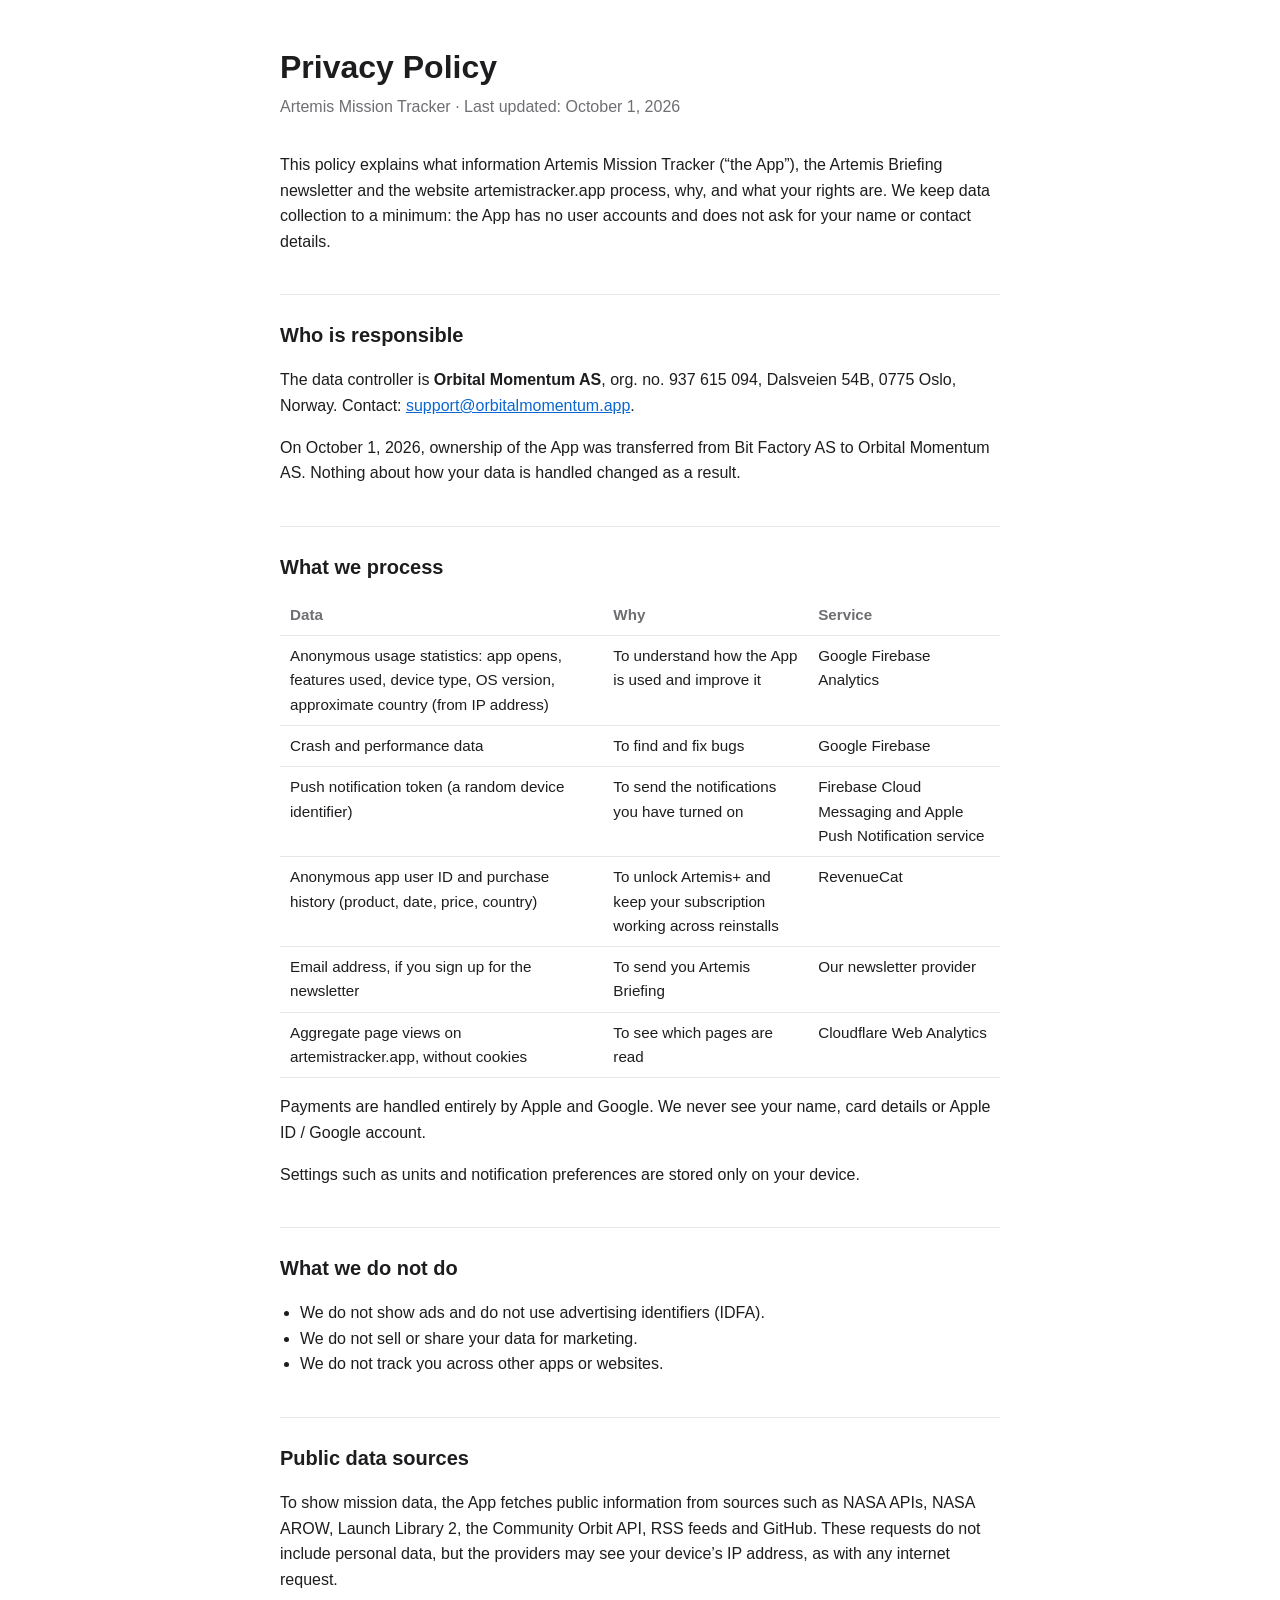
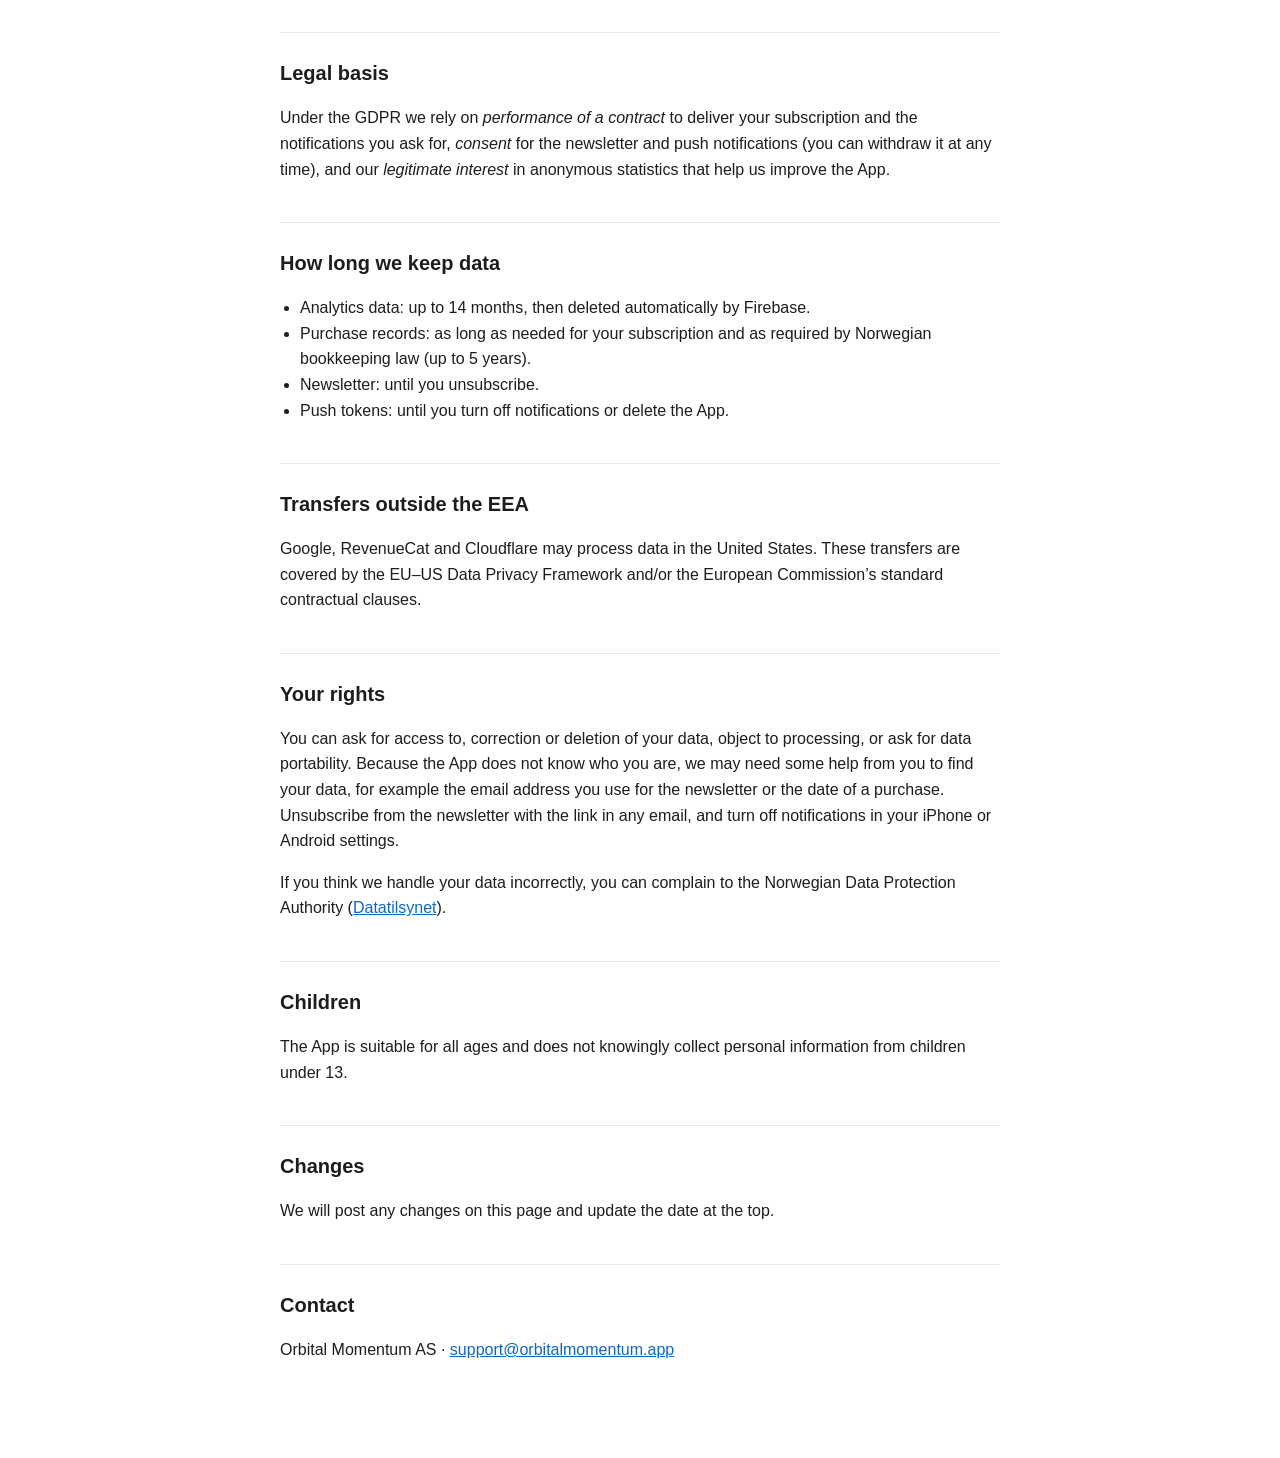
<file: privacy-policy.html>
<!DOCTYPE html>
<html lang="en">
<head>
<meta charset="utf-8">
<meta name="viewport" content="width=device-width, initial-scale=1">
<title>Privacy Policy – Artemis Mission Tracker</title>
<style>
  :root { --text:#1d1d1f; --muted:#6e6e73; --bg:#ffffff; --line:#e5e5ea; --link:#0a66d1; }
  @media (prefers-color-scheme: dark) {
    :root { --text:#f5f5f7; --muted:#a1a1a6; --bg:#000000; --line:#2c2c2e; --link:#4da3ff; }
  }
  body { margin:0; background:var(--bg); color:var(--text);
         font:16px/1.6 -apple-system, BlinkMacSystemFont, "Segoe UI", Roboto, Helvetica, Arial, sans-serif; }
  main { max-width:720px; margin:0 auto; padding:48px 20px 80px; }
  h1 { font-size:2rem; line-height:1.2; margin:0 0 8px; }
  h2 { font-size:1.25rem; margin:40px 0 8px; padding-top:24px; border-top:1px solid var(--line); }
  .meta { color:var(--muted); margin:0 0 32px; }
  a { color:var(--link); }
  table { width:100%; border-collapse:collapse; margin:12px 0; font-size:0.95rem; }
  th, td { text-align:left; vertical-align:top; padding:8px 10px; border-bottom:1px solid var(--line); }
  th { color:var(--muted); font-weight:600; }
  ul { padding-left:20px; }
</style>
</head>
<body>
<main>
  <h1>Privacy Policy</h1>
  <p class="meta">Artemis Mission Tracker · Last updated: October 1, 2026</p>

  <p>This policy explains what information Artemis Mission Tracker (“the App”), the Artemis Briefing newsletter and the website artemistracker.app process, why, and what your rights are. We keep data collection to a minimum: the App has no user accounts and does not ask for your name or contact details.</p>

  <h2>Who is responsible</h2>
  <p>The data controller is <strong>Orbital Momentum AS</strong>, org. no. 937 615 094, Dalsveien 54B, 0775 Oslo, Norway. Contact: <a href="mailto:support@orbitalmomentum.app">support@orbitalmomentum.app</a>.</p>
  <p>On October 1, 2026, ownership of the App was transferred from Bit Factory AS to Orbital Momentum AS. Nothing about how your data is handled changed as a result.</p>

  <h2>What we process</h2>
  <table>
    <tr><th>Data</th><th>Why</th><th>Service</th></tr>
    <tr><td>Anonymous usage statistics: app opens, features used, device type, OS version, approximate country (from IP address)</td><td>To understand how the App is used and improve it</td><td>Google Firebase Analytics</td></tr>
    <tr><td>Crash and performance data</td><td>To find and fix bugs</td><td>Google Firebase</td></tr>
    <tr><td>Push notification token (a random device identifier)</td><td>To send the notifications you have turned on</td><td>Firebase Cloud Messaging and Apple Push Notification service</td></tr>
    <tr><td>Anonymous app user ID and purchase history (product, date, price, country)</td><td>To unlock Artemis+ and keep your subscription working across reinstalls</td><td>RevenueCat</td></tr>
    <tr><td>Email address, if you sign up for the newsletter</td><td>To send you Artemis Briefing</td><td>Our newsletter provider</td></tr>
    <tr><td>Aggregate page views on artemistracker.app, without cookies</td><td>To see which pages are read</td><td>Cloudflare Web Analytics</td></tr>
  </table>
  <p>Payments are handled entirely by Apple and Google. We never see your name, card details or Apple ID / Google account.</p>
  <p>Settings such as units and notification preferences are stored only on your device.</p>

  <h2>What we do not do</h2>
  <ul>
    <li>We do not show ads and do not use advertising identifiers (IDFA).</li>
    <li>We do not sell or share your data for marketing.</li>
    <li>We do not track you across other apps or websites.</li>
  </ul>

  <h2>Public data sources</h2>
  <p>To show mission data, the App fetches public information from sources such as NASA APIs, NASA AROW, Launch Library 2, the Community Orbit API, RSS feeds and GitHub. These requests do not include personal data, but the providers may see your device’s IP address, as with any internet request.</p>

  <h2>Legal basis</h2>
  <p>Under the GDPR we rely on <em>performance of a contract</em> to deliver your subscription and the notifications you ask for, <em>consent</em> for the newsletter and push notifications (you can withdraw it at any time), and our <em>legitimate interest</em> in anonymous statistics that help us improve the App.</p>

  <h2>How long we keep data</h2>
  <ul>
    <li>Analytics data: up to 14 months, then deleted automatically by Firebase.</li>
    <li>Purchase records: as long as needed for your subscription and as required by Norwegian bookkeeping law (up to 5 years).</li>
    <li>Newsletter: until you unsubscribe.</li>
    <li>Push tokens: until you turn off notifications or delete the App.</li>
  </ul>

  <h2>Transfers outside the EEA</h2>
  <p>Google, RevenueCat and Cloudflare may process data in the United States. These transfers are covered by the EU–US Data Privacy Framework and/or the European Commission’s standard contractual clauses.</p>

  <h2>Your rights</h2>
  <p>You can ask for access to, correction or deletion of your data, object to processing, or ask for data portability. Because the App does not know who you are, we may need some help from you to find your data, for example the email address you use for the newsletter or the date of a purchase. Unsubscribe from the newsletter with the link in any email, and turn off notifications in your iPhone or Android settings.</p>
  <p>If you think we handle your data incorrectly, you can complain to the Norwegian Data Protection Authority (<a href="https://www.datatilsynet.no/en/">Datatilsynet</a>).</p>

  <h2>Children</h2>
  <p>The App is suitable for all ages and does not knowingly collect personal information from children under 13.</p>

  <h2>Changes</h2>
  <p>We will post any changes on this page and update the date at the top.</p>

  <h2>Contact</h2>
  <p>Orbital Momentum AS · <a href="mailto:support@orbitalmomentum.app">support@orbitalmomentum.app</a></p>
</main>
<!-- Cloudflare Web Analytics. Cookie-less, so no consent banner is needed.
     The site is served by GitHub Pages and is not proxied through Cloudflare,
     so automatic injection cannot work; the token is installed by hand here.
     Replace it from Cloudflare > Analytics & Logs > Web Analytics if the site
     is ever recreated. The guard below keeps a malformed token inert. -->
<script>
(function () {
  var token = "a763e623740e4f3ba46cceea38c10a51";
  if (!/^[0-9a-f]{32}$/.test(token)) return;
  var s = document.createElement("script");
  s.defer = true;
  s.src = "https://static.cloudflareinsights.com/beacon.min.js";
  s.setAttribute("data-cf-beacon", JSON.stringify({ token: token }));
  document.head.appendChild(s);
})();
</script>
</body>
</html>
</file>
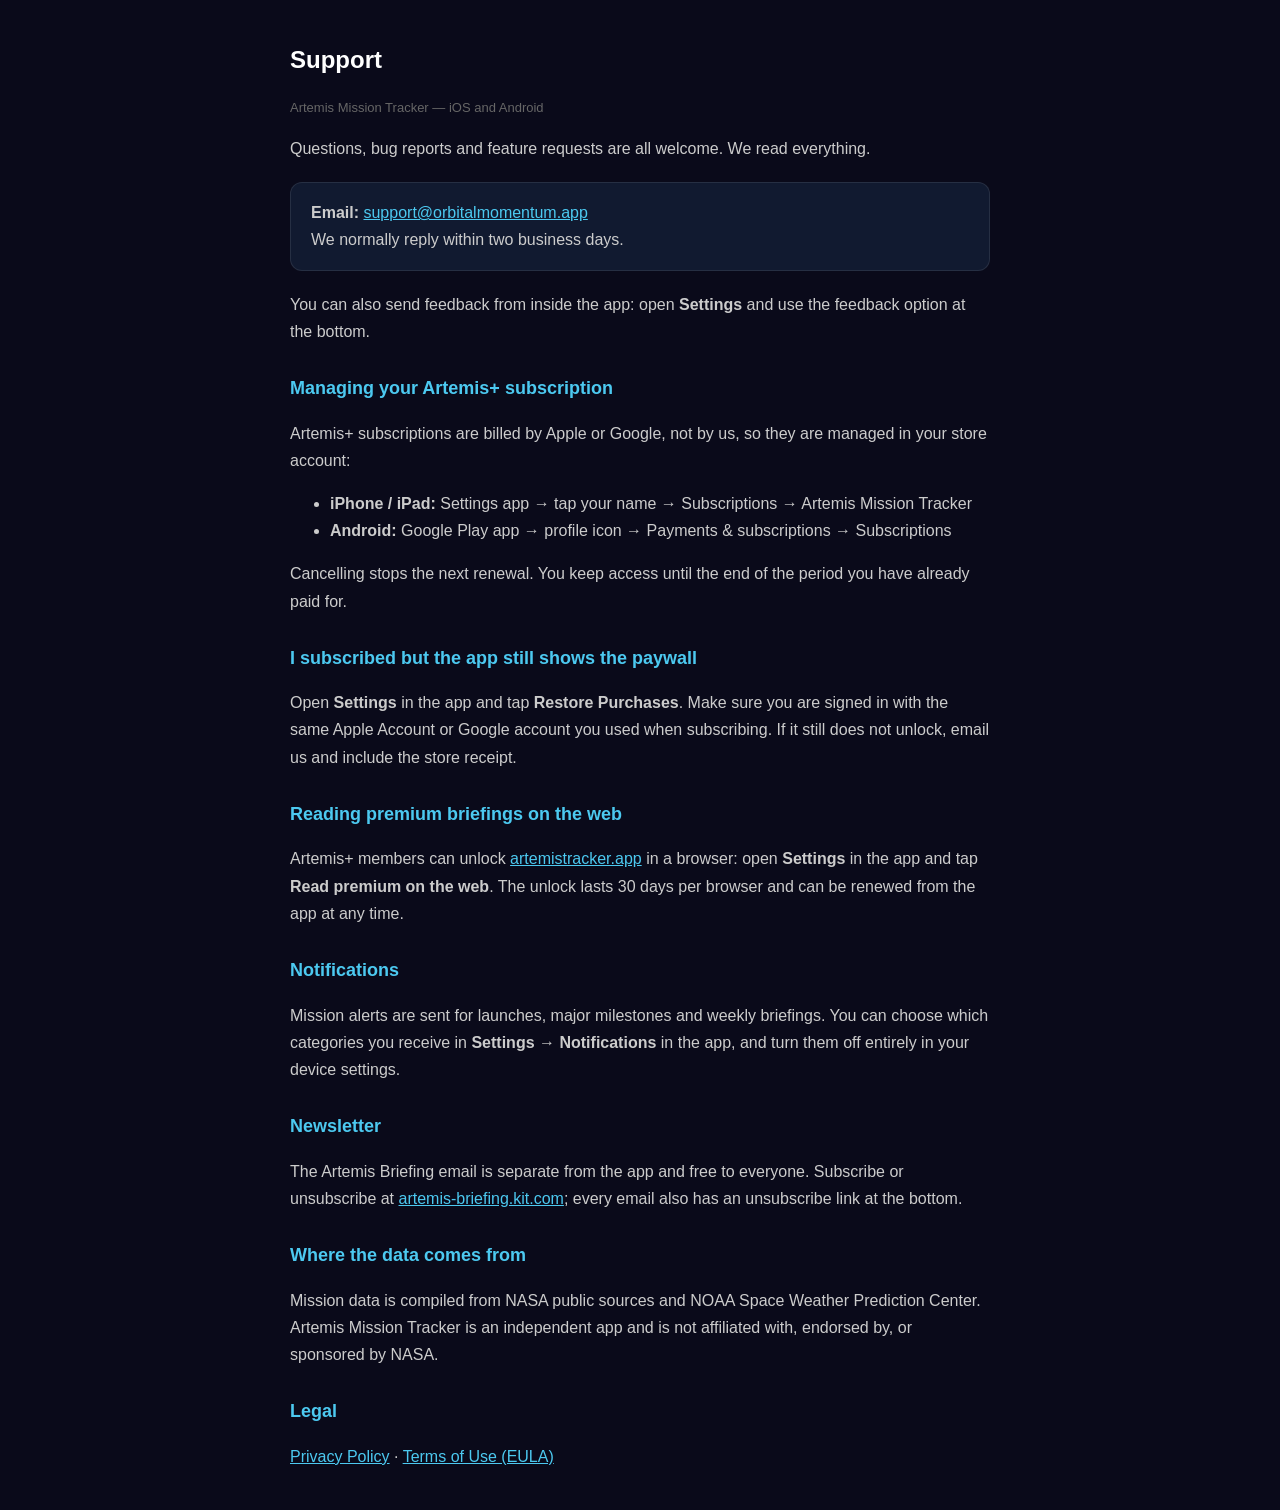
<file: support.html>
<!DOCTYPE html>
<html lang="en">
<head>
    <meta charset="UTF-8">
    <meta name="viewport" content="width=device-width, initial-scale=1.0">
    <title>Support — Artemis Mission Tracker</title>
    <style>
        body { font-family: -apple-system, BlinkMacSystemFont, 'Segoe UI', sans-serif; max-width: 700px; margin: 0 auto; padding: 24px; background: #0a0a1a; color: #ccc; line-height: 1.7; }
        h1 { color: #fff; font-size: 24px; }
        h2 { color: #4cc9f0; font-size: 18px; margin-top: 28px; }
        a { color: #4cc9f0; }
        .updated { color: #666; font-size: 13px; }
        .contact { background: #111a30; border: 1px solid rgba(255,255,255,0.09); border-radius: 12px; padding: 16px 20px; margin: 20px 0; }
    </style>
</head>
<body>
    <h1>Support</h1>
    <p class="updated">Artemis Mission Tracker — iOS and Android</p>

    <p>Questions, bug reports and feature requests are all welcome. We read everything.</p>

    <div class="contact">
        <strong>Email:</strong> <a href="mailto:support@orbitalmomentum.app">support@orbitalmomentum.app</a><br>
        We normally reply within two business days.
    </div>

    <p>You can also send feedback from inside the app: open <strong>Settings</strong> and use the feedback option at the bottom.</p>

    <h2>Managing your Artemis+ subscription</h2>
    <p>Artemis+ subscriptions are billed by Apple or Google, not by us, so they are managed in your store account:</p>
    <ul>
        <li><strong>iPhone / iPad:</strong> Settings app → tap your name → Subscriptions → Artemis Mission Tracker</li>
        <li><strong>Android:</strong> Google Play app → profile icon → Payments &amp; subscriptions → Subscriptions</li>
    </ul>
    <p>Cancelling stops the next renewal. You keep access until the end of the period you have already paid for.</p>

    <h2>I subscribed but the app still shows the paywall</h2>
    <p>Open <strong>Settings</strong> in the app and tap <strong>Restore Purchases</strong>. Make sure you are signed in with the same Apple Account or Google account you used when subscribing. If it still does not unlock, email us and include the store receipt.</p>

    <h2>Reading premium briefings on the web</h2>
    <p>Artemis+ members can unlock <a href="https://artemistracker.app">artemistracker.app</a> in a browser: open <strong>Settings</strong> in the app and tap <strong>Read premium on the web</strong>. The unlock lasts 30 days per browser and can be renewed from the app at any time.</p>

    <h2>Notifications</h2>
    <p>Mission alerts are sent for launches, major milestones and weekly briefings. You can choose which categories you receive in <strong>Settings → Notifications</strong> in the app, and turn them off entirely in your device settings.</p>

    <h2>Newsletter</h2>
    <p>The Artemis Briefing email is separate from the app and free to everyone. Subscribe or unsubscribe at <a href="https://artemis-briefing.kit.com">artemis-briefing.kit.com</a>; every email also has an unsubscribe link at the bottom.</p>

    <h2>Where the data comes from</h2>
    <p>Mission data is compiled from NASA public sources and NOAA Space Weather Prediction Center. Artemis Mission Tracker is an independent app and is not affiliated with, endorsed by, or sponsored by NASA.</p>

    <h2>Legal</h2>
    <p><a href="https://artemistracker.app/privacy-policy.html">Privacy Policy</a> · <a href="https://artemistracker.app/terms-of-use.html">Terms of Use (EULA)</a></p>

<!-- Cloudflare Web Analytics. Cookie-less, so no consent banner is needed.
     The site is served by GitHub Pages and is not proxied through Cloudflare,
     so automatic injection cannot work; the token is installed by hand here.
     Replace it from Cloudflare > Analytics & Logs > Web Analytics if the site
     is ever recreated. The guard below keeps a malformed token inert. -->
<script>
(function () {
  var token = "a763e623740e4f3ba46cceea38c10a51";
  if (!/^[0-9a-f]{32}$/.test(token)) return;
  var s = document.createElement("script");
  s.defer = true;
  s.src = "https://static.cloudflareinsights.com/beacon.min.js";
  s.setAttribute("data-cf-beacon", JSON.stringify({ token: token }));
  document.head.appendChild(s);
})();
</script>
</body>
</html>
</file>
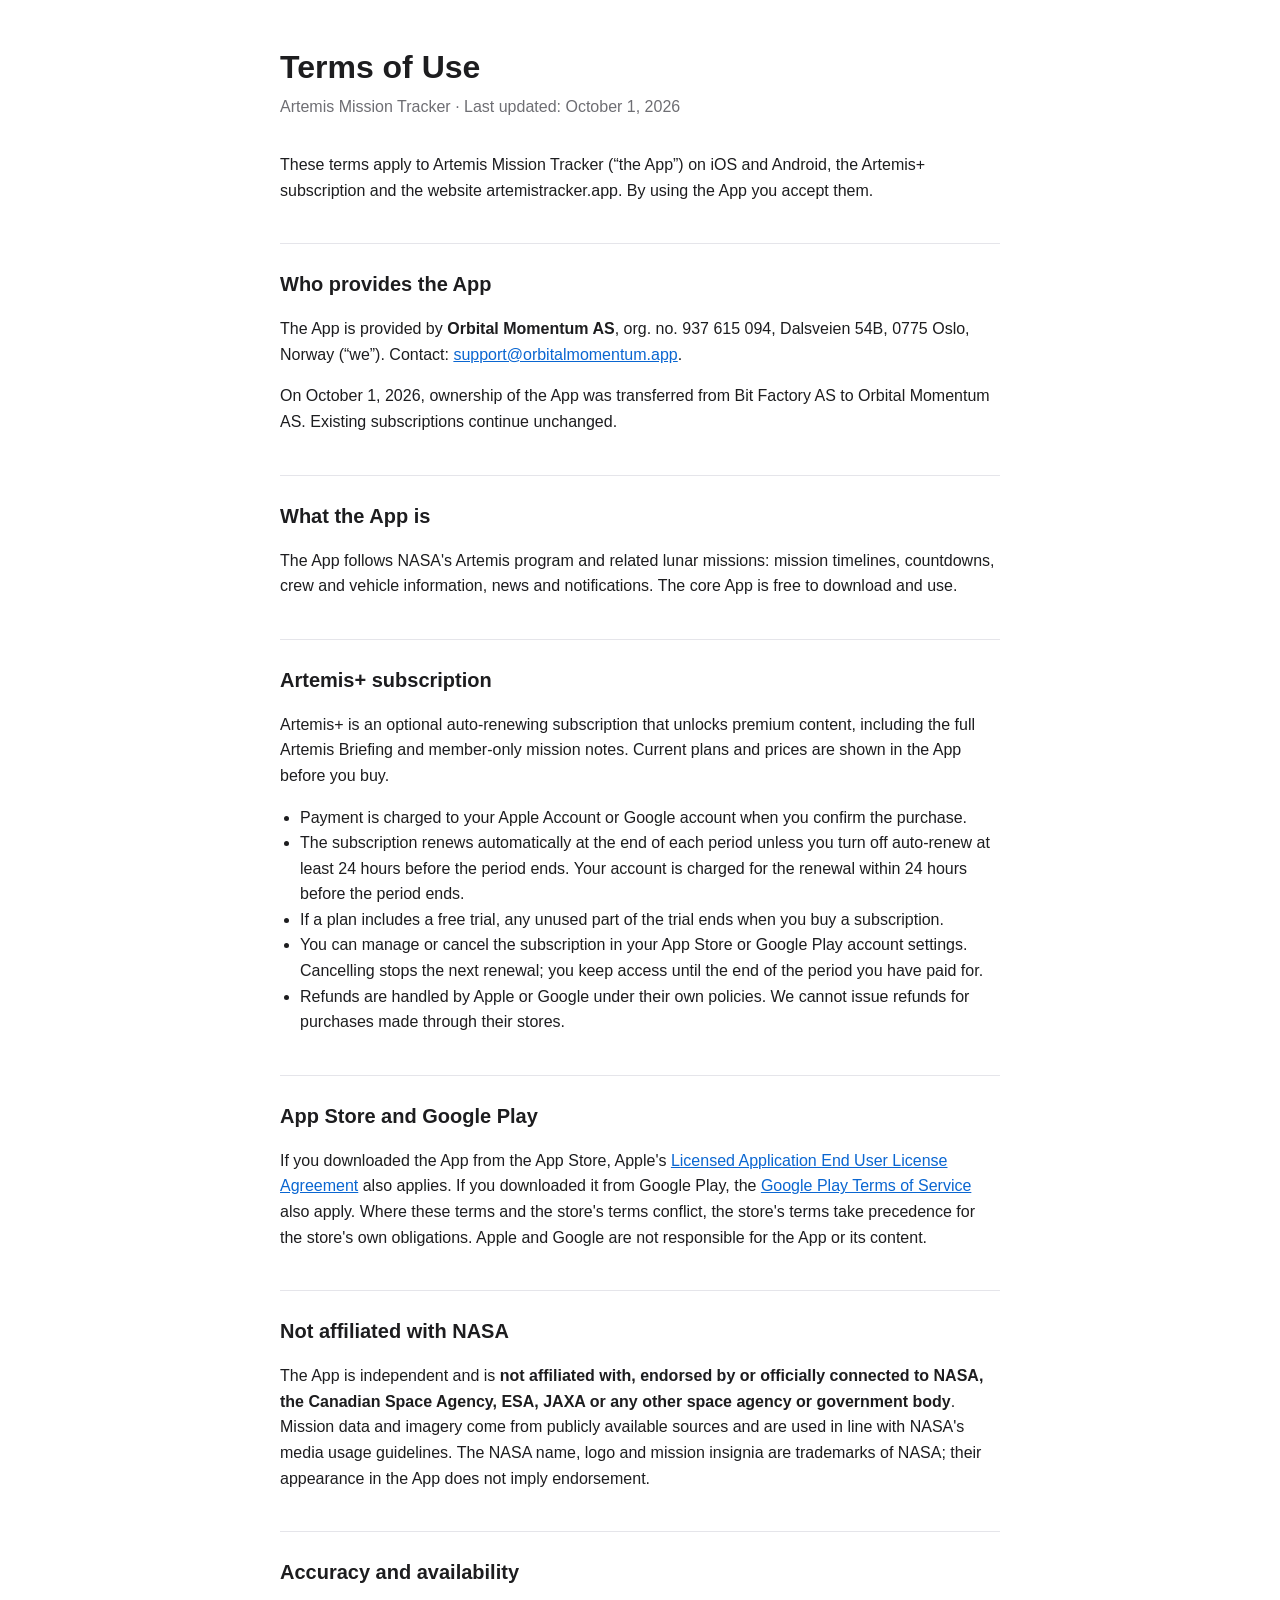
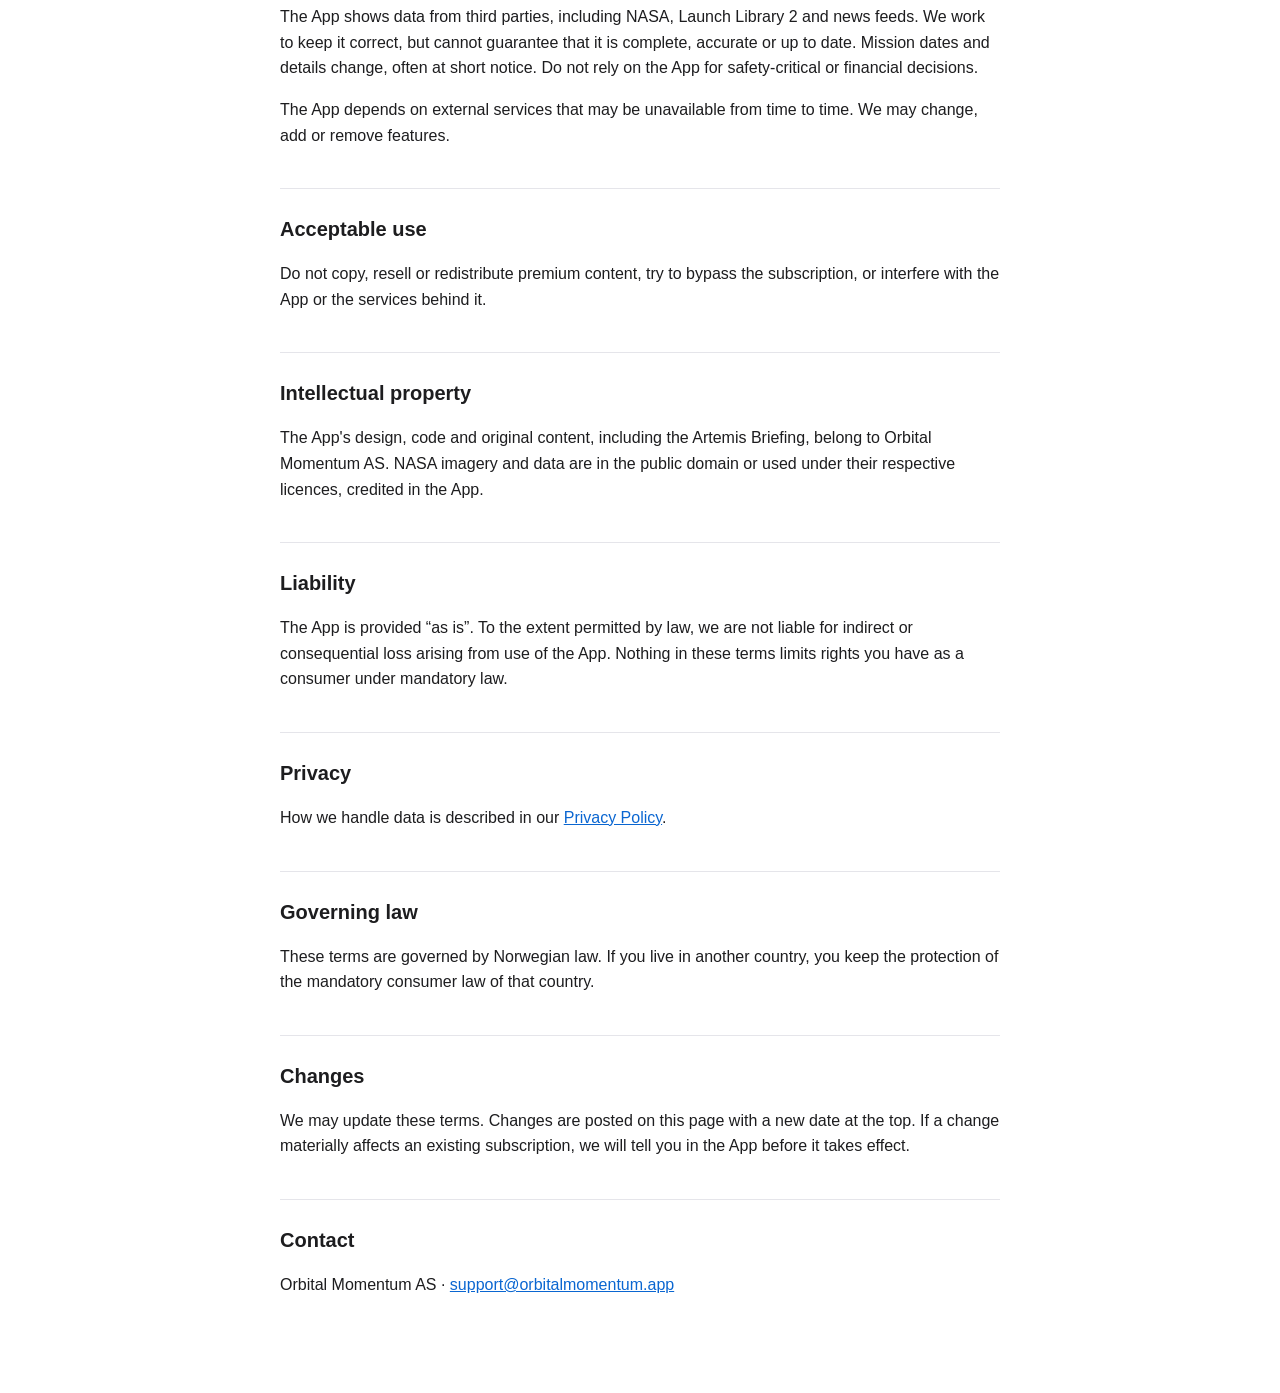
<file: terms-of-use.html>
<!DOCTYPE html>
<html lang="en">
<head>
<meta charset="utf-8">
<meta name="viewport" content="width=device-width, initial-scale=1">
<title>Terms of Use – Artemis Mission Tracker</title>
<style>
  :root { --text:#1d1d1f; --muted:#6e6e73; --bg:#ffffff; --line:#e5e5ea; --link:#0a66d1; }
  @media (prefers-color-scheme: dark) {
    :root { --text:#f5f5f7; --muted:#a1a1a6; --bg:#000000; --line:#2c2c2e; --link:#4da3ff; }
  }
  body { margin:0; background:var(--bg); color:var(--text);
         font:16px/1.6 -apple-system, BlinkMacSystemFont, "Segoe UI", Roboto, Helvetica, Arial, sans-serif; }
  main { max-width:720px; margin:0 auto; padding:48px 20px 80px; }
  h1 { font-size:2rem; line-height:1.2; margin:0 0 8px; }
  h2 { font-size:1.25rem; margin:40px 0 8px; padding-top:24px; border-top:1px solid var(--line); }
  .meta { color:var(--muted); margin:0 0 32px; }
  a { color:var(--link); }
  ul { padding-left:20px; }
</style>
</head>
<body>
<main>
  <h1>Terms of Use</h1>
  <p class="meta">Artemis Mission Tracker · Last updated: October 1, 2026</p>

  <p>These terms apply to Artemis Mission Tracker (“the App”) on iOS and Android, the Artemis+ subscription and the website artemistracker.app. By using the App you accept them.</p>

  <h2>Who provides the App</h2>
  <p>The App is provided by <strong>Orbital Momentum AS</strong>, org. no. 937 615 094, Dalsveien 54B, 0775 Oslo, Norway (“we”). Contact: <a href="mailto:support@orbitalmomentum.app">support@orbitalmomentum.app</a>.</p>
  <p>On October 1, 2026, ownership of the App was transferred from Bit Factory AS to Orbital Momentum AS. Existing subscriptions continue unchanged.</p>

  <h2>What the App is</h2>
  <p>The App follows NASA's Artemis program and related lunar missions: mission timelines, countdowns, crew and vehicle information, news and notifications. The core App is free to download and use.</p>

  <h2>Artemis+ subscription</h2>
  <p>Artemis+ is an optional auto-renewing subscription that unlocks premium content, including the full Artemis Briefing and member-only mission notes. Current plans and prices are shown in the App before you buy.</p>
  <ul>
    <li>Payment is charged to your Apple Account or Google account when you confirm the purchase.</li>
    <li>The subscription renews automatically at the end of each period unless you turn off auto-renew at least 24 hours before the period ends. Your account is charged for the renewal within 24 hours before the period ends.</li>
    <li>If a plan includes a free trial, any unused part of the trial ends when you buy a subscription.</li>
    <li>You can manage or cancel the subscription in your App Store or Google Play account settings. Cancelling stops the next renewal; you keep access until the end of the period you have paid for.</li>
    <li>Refunds are handled by Apple or Google under their own policies. We cannot issue refunds for purchases made through their stores.</li>
  </ul>

  <h2>App Store and Google Play</h2>
  <p>If you downloaded the App from the App Store, Apple's <a href="https://www.apple.com/legal/internet-services/itunes/dev/stdeula/">Licensed Application End User License Agreement</a> also applies. If you downloaded it from Google Play, the <a href="https://play.google.com/about/play-terms/">Google Play Terms of Service</a> also apply. Where these terms and the store's terms conflict, the store's terms take precedence for the store's own obligations. Apple and Google are not responsible for the App or its content.</p>

  <h2>Not affiliated with NASA</h2>
  <p>The App is independent and is <strong>not affiliated with, endorsed by or officially connected to NASA, the Canadian Space Agency, ESA, JAXA or any other space agency or government body</strong>. Mission data and imagery come from publicly available sources and are used in line with NASA's media usage guidelines. The NASA name, logo and mission insignia are trademarks of NASA; their appearance in the App does not imply endorsement.</p>

  <h2>Accuracy and availability</h2>
  <p>The App shows data from third parties, including NASA, Launch Library 2 and news feeds. We work to keep it correct, but cannot guarantee that it is complete, accurate or up to date. Mission dates and details change, often at short notice. Do not rely on the App for safety-critical or financial decisions.</p>
  <p>The App depends on external services that may be unavailable from time to time. We may change, add or remove features.</p>

  <h2>Acceptable use</h2>
  <p>Do not copy, resell or redistribute premium content, try to bypass the subscription, or interfere with the App or the services behind it.</p>

  <h2>Intellectual property</h2>
  <p>The App's design, code and original content, including the Artemis Briefing, belong to Orbital Momentum AS. NASA imagery and data are in the public domain or used under their respective licences, credited in the App.</p>

  <h2>Liability</h2>
  <p>The App is provided “as is”. To the extent permitted by law, we are not liable for indirect or consequential loss arising from use of the App. Nothing in these terms limits rights you have as a consumer under mandatory law.</p>

  <h2>Privacy</h2>
  <p>How we handle data is described in our <a href="privacy-policy.html">Privacy Policy</a>.</p>

  <h2>Governing law</h2>
  <p>These terms are governed by Norwegian law. If you live in another country, you keep the protection of the mandatory consumer law of that country.</p>

  <h2>Changes</h2>
  <p>We may update these terms. Changes are posted on this page with a new date at the top. If a change materially affects an existing subscription, we will tell you in the App before it takes effect.</p>

  <h2>Contact</h2>
  <p>Orbital Momentum AS · <a href="mailto:support@orbitalmomentum.app">support@orbitalmomentum.app</a></p>
</main>
<!-- Cloudflare Web Analytics. Cookie-less, so no consent banner is needed.
     The site is served by GitHub Pages and is not proxied through Cloudflare,
     so automatic injection cannot work; the token is installed by hand here.
     Replace it from Cloudflare > Analytics & Logs > Web Analytics if the site
     is ever recreated. The guard below keeps a malformed token inert. -->
<script>
(function () {
  var token = "a763e623740e4f3ba46cceea38c10a51";
  if (!/^[0-9a-f]{32}$/.test(token)) return;
  var s = document.createElement("script");
  s.defer = true;
  s.src = "https://static.cloudflareinsights.com/beacon.min.js";
  s.setAttribute("data-cf-beacon", JSON.stringify({ token: token }));
  document.head.appendChild(s);
})();
</script>
</body>
</html>
</file>
